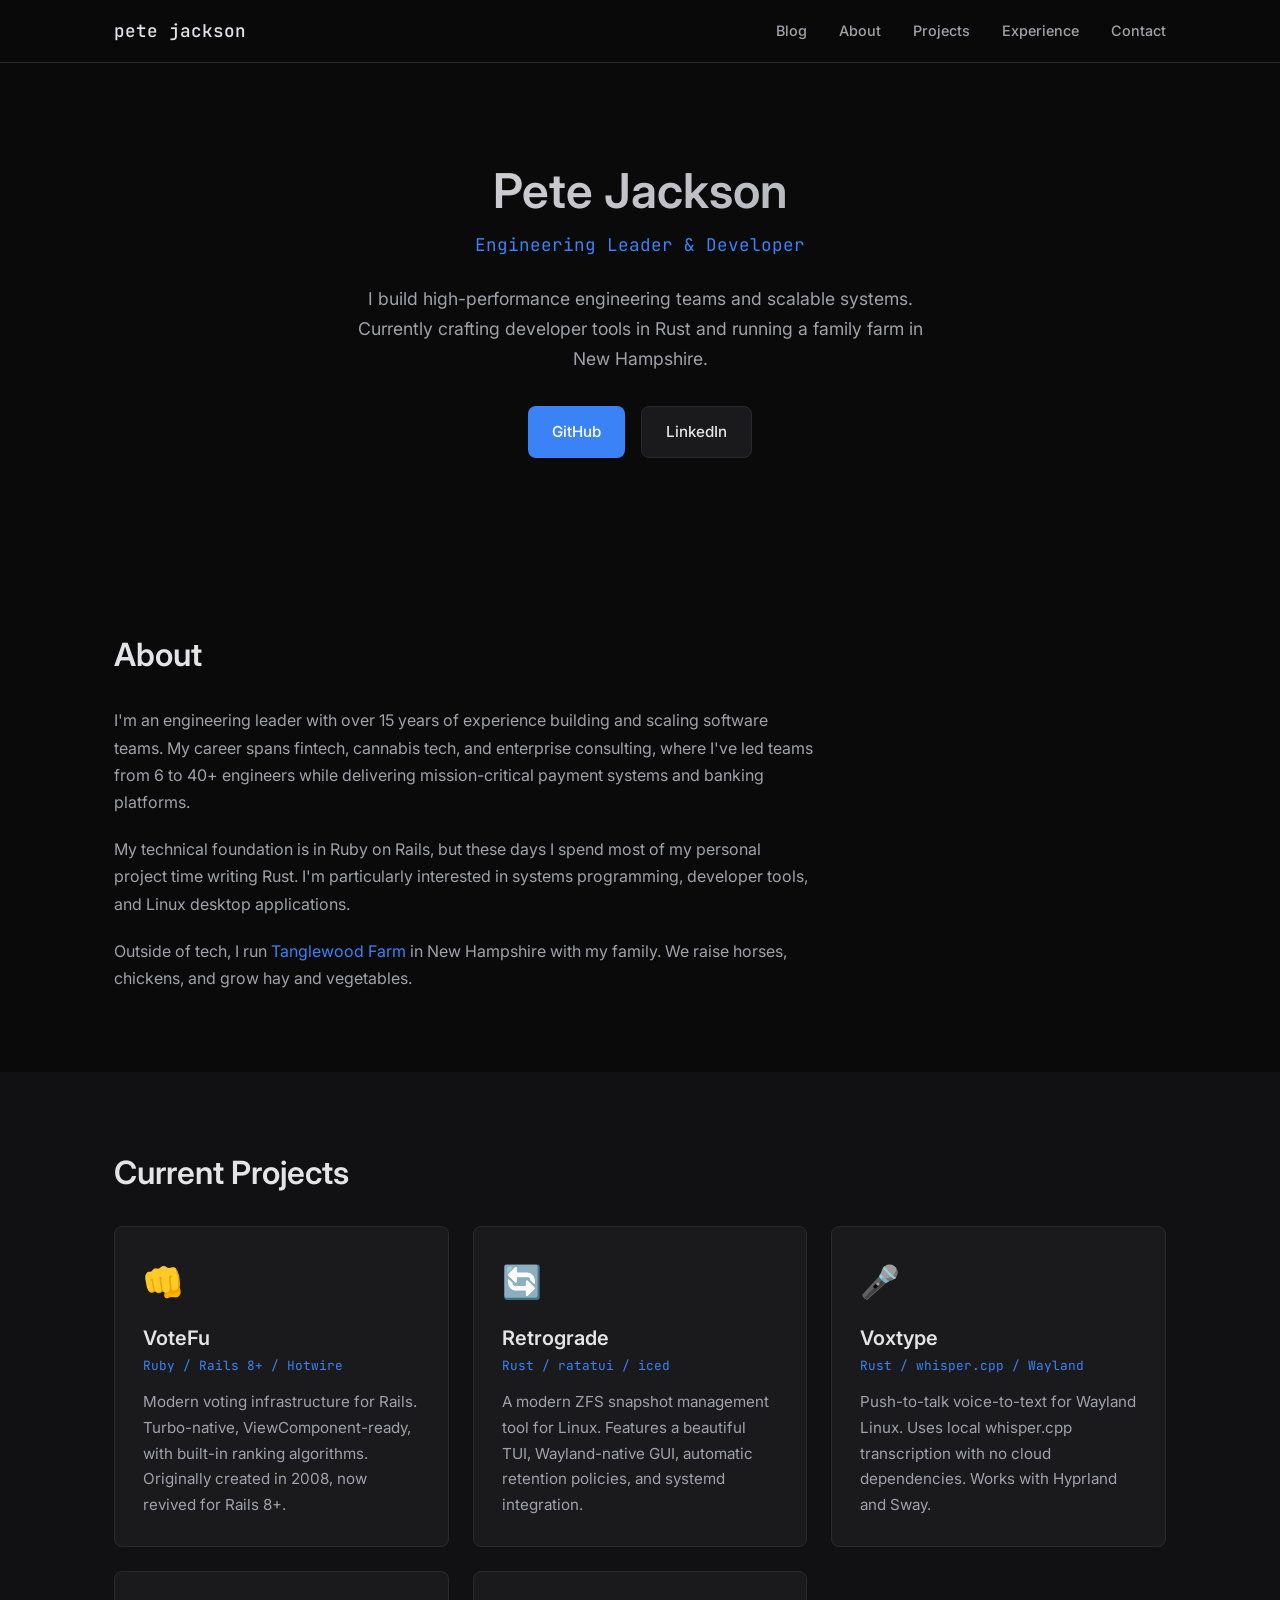
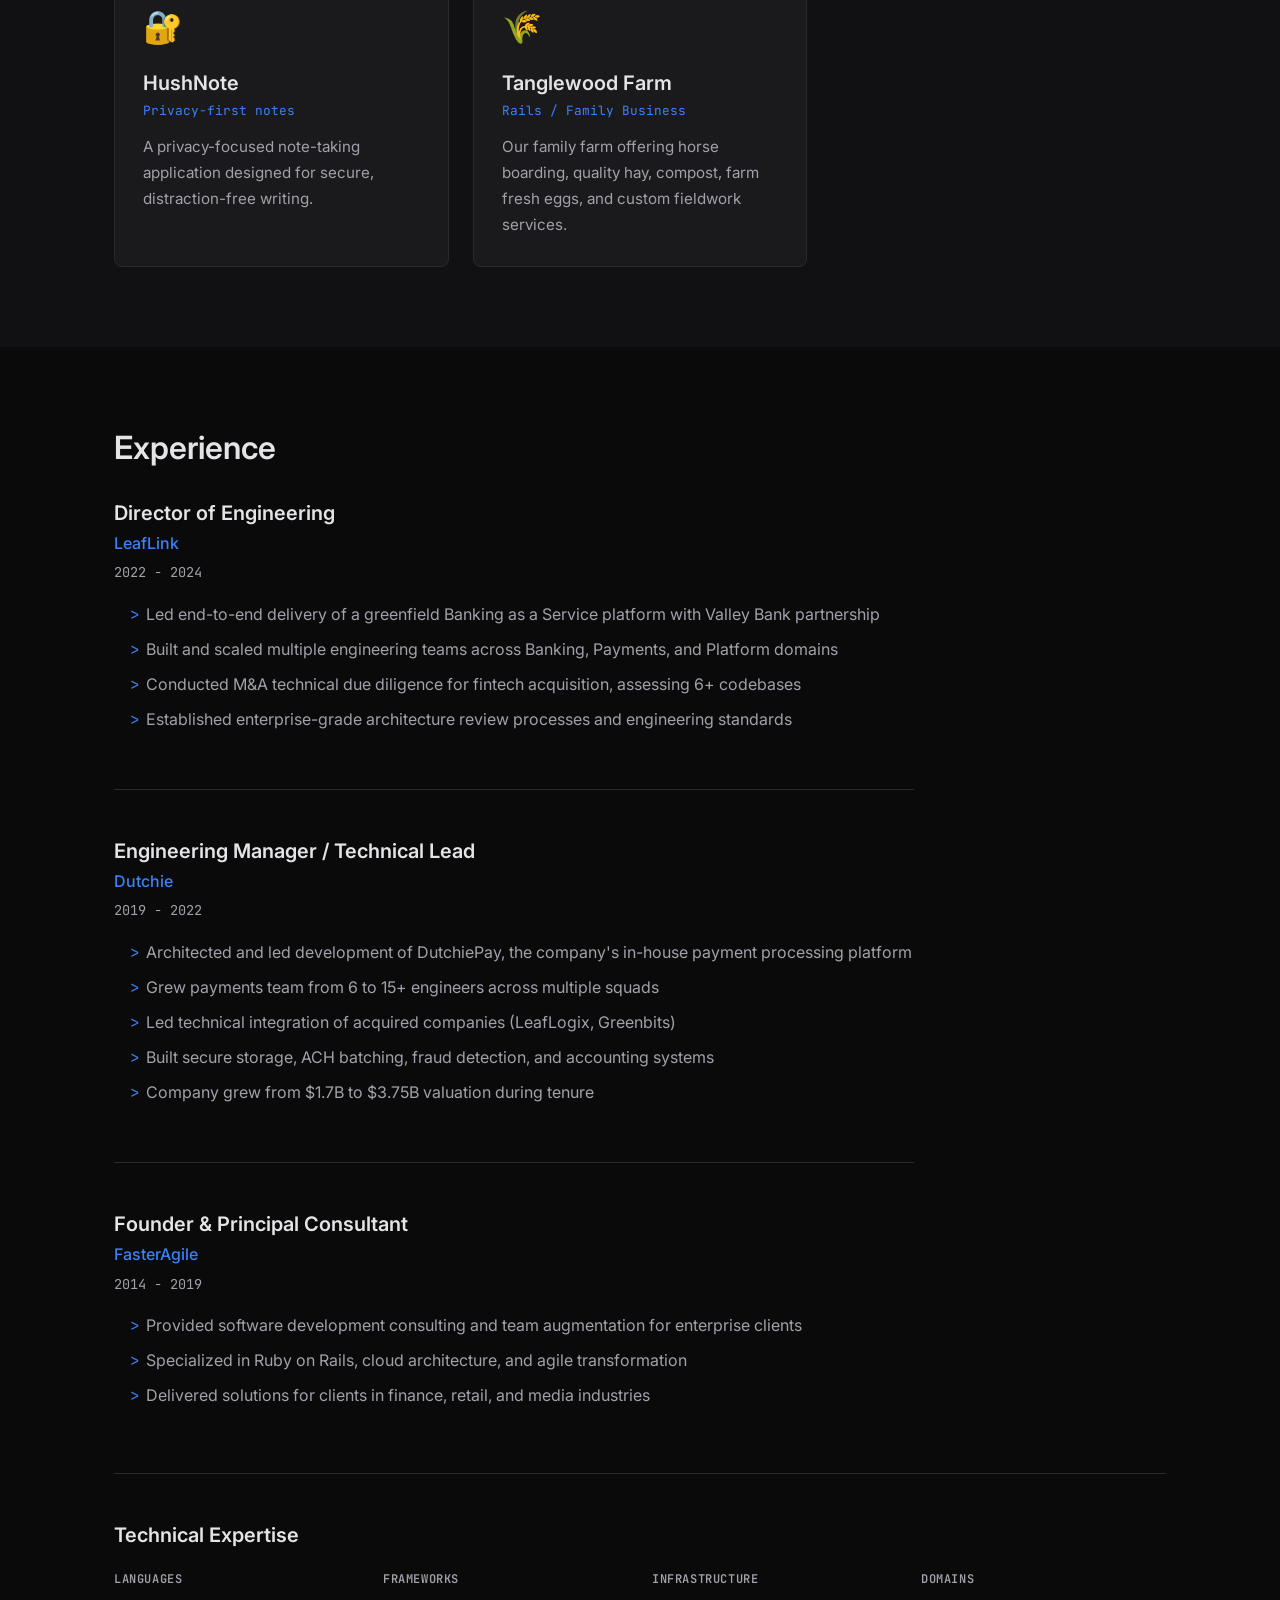
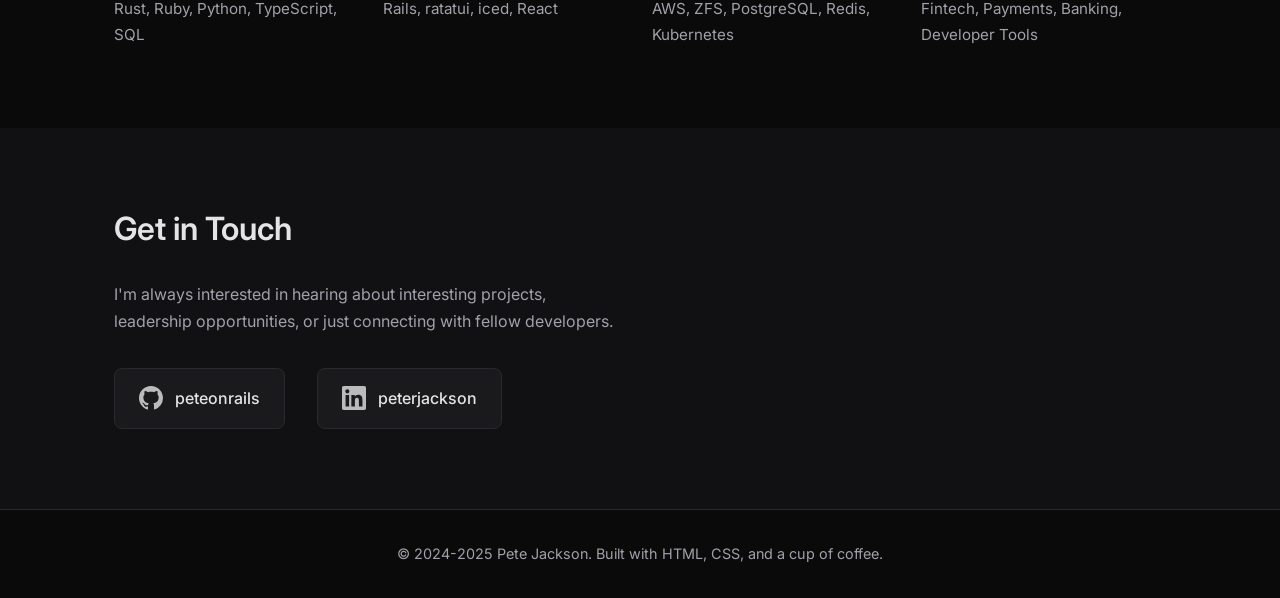
<file: index.html>
<!DOCTYPE html>
<html lang="en">
<head>
    <meta charset="UTF-8">
    <meta name="viewport" content="width=device-width, initial-scale=1.0">
    <title>Pete Jackson - Engineering Leader & Developer</title>
    <meta name="description" content="Engineering leader with 15+ years building high-performance teams and scalable systems. Currently building developer tools in Rust.">
    <link rel="stylesheet" href="style.css">
    <link rel="preconnect" href="https://fonts.googleapis.com">
    <link rel="preconnect" href="https://fonts.gstatic.com" crossorigin>
    <link href="https://fonts.googleapis.com/css2?family=Inter:wght@400;500;600;700&family=JetBrains+Mono:wght@400;500&display=swap" rel="stylesheet">
</head>
<body>
    <nav class="nav">
        <div class="nav-container">
            <a href="#" class="nav-logo">pete jackson</a>
            <div class="nav-links">
                <a href="/blog/">Blog</a>
                <a href="#about">About</a>
                <a href="#projects">Projects</a>
                <a href="#experience">Experience</a>
                <a href="#contact">Contact</a>
            </div>
        </div>
    </nav>

    <header class="hero">
        <div class="container">
            <h1>Pete Jackson</h1>
            <p class="hero-subtitle">Engineering Leader & Developer</p>
            <p class="hero-description">
                I build high-performance engineering teams and scalable systems.
                Currently crafting developer tools in Rust and running a family farm in New Hampshire.
            </p>
            <div class="hero-links">
                <a href="https://github.com/peteonrails" class="btn btn-primary" target="_blank" rel="noopener">GitHub</a>
                <a href="https://linkedin.com/in/peterjackson" class="btn btn-secondary" target="_blank" rel="noopener">LinkedIn</a>
            </div>
        </div>
    </header>

    <section id="about" class="section">
        <div class="container">
            <h2>About</h2>
            <div class="about-content">
                <p>
                    I'm an engineering leader with over 15 years of experience building and scaling
                    software teams. My career spans fintech, cannabis tech, and enterprise consulting,
                    where I've led teams from 6 to 40+ engineers while delivering mission-critical
                    payment systems and banking platforms.
                </p>
                <p>
                    My technical foundation is in Ruby on Rails, but these days I spend most of my
                    personal project time writing Rust. I'm particularly interested in systems
                    programming, developer tools, and Linux desktop applications.
                </p>
                <p>
                    Outside of tech, I run <a href="https://tanglewoodfarmnh.com" target="_blank" rel="noopener">Tanglewood Farm</a>
                    in New Hampshire with my family. We raise horses, chickens, and grow hay and vegetables.
                </p>
            </div>
        </div>
    </section>

    <section id="projects" class="section section-alt">
        <div class="container">
            <h2>Current Projects</h2>
            <div class="projects-grid">
                <a href="https://votefu.dev" class="project-card" target="_blank" rel="noopener">
                    <div class="project-icon">&#x1F44A;</div>
                    <h3>VoteFu</h3>
                    <p class="project-tech">Ruby / Rails 8+ / Hotwire</p>
                    <p>
                        Modern voting infrastructure for Rails. Turbo-native, ViewComponent-ready,
                        with built-in ranking algorithms. Originally created in 2008, now revived for Rails 8+.
                    </p>
                </a>

                <a href="https://retrograde.info" class="project-card" target="_blank" rel="noopener">
                    <div class="project-icon">&#x1F504;</div>
                    <h3>Retrograde</h3>
                    <p class="project-tech">Rust / ratatui / iced</p>
                    <p>
                        A modern ZFS snapshot management tool for Linux. Features a beautiful TUI,
                        Wayland-native GUI, automatic retention policies, and systemd integration.
                    </p>
                </a>

                <a href="https://voxtype.io" class="project-card" target="_blank" rel="noopener">
                    <div class="project-icon">&#x1F3A4;</div>
                    <h3>Voxtype</h3>
                    <p class="project-tech">Rust / whisper.cpp / Wayland</p>
                    <p>
                        Push-to-talk voice-to-text for Wayland Linux. Uses local whisper.cpp
                        transcription with no cloud dependencies. Works with Hyprland and Sway.
                    </p>
                </a>

                <a href="https://hushnote.dev" class="project-card" target="_blank" rel="noopener">
                    <div class="project-icon">&#x1F510;</div>
                    <h3>HushNote</h3>
                    <p class="project-tech">Privacy-first notes</p>
                    <p>
                        A privacy-focused note-taking application designed for secure,
                        distraction-free writing.
                    </p>
                </a>

                <a href="https://tanglewoodfarmnh.com" class="project-card" target="_blank" rel="noopener">
                    <div class="project-icon">&#x1F33E;</div>
                    <h3>Tanglewood Farm</h3>
                    <p class="project-tech">Rails / Family Business</p>
                    <p>
                        Our family farm offering horse boarding, quality hay, compost,
                        farm fresh eggs, and custom fieldwork services.
                    </p>
                </a>
            </div>
        </div>
    </section>

    <section id="experience" class="section">
        <div class="container">
            <h2>Experience</h2>

            <div class="experience-list">
                <div class="experience-item">
                    <div class="experience-header">
                        <h3>Director of Engineering</h3>
                        <span class="experience-company">LeafLink</span>
                        <span class="experience-date">2022 - 2024</span>
                    </div>
                    <ul class="experience-details">
                        <li>Led end-to-end delivery of a greenfield Banking as a Service platform with Valley Bank partnership</li>
                        <li>Built and scaled multiple engineering teams across Banking, Payments, and Platform domains</li>
                        <li>Conducted M&A technical due diligence for fintech acquisition, assessing 6+ codebases</li>
                        <li>Established enterprise-grade architecture review processes and engineering standards</li>
                    </ul>
                </div>

                <div class="experience-item">
                    <div class="experience-header">
                        <h3>Engineering Manager / Technical Lead</h3>
                        <span class="experience-company">Dutchie</span>
                        <span class="experience-date">2019 - 2022</span>
                    </div>
                    <ul class="experience-details">
                        <li>Architected and led development of DutchiePay, the company's in-house payment processing platform</li>
                        <li>Grew payments team from 6 to 15+ engineers across multiple squads</li>
                        <li>Led technical integration of acquired companies (LeafLogix, Greenbits)</li>
                        <li>Built secure storage, ACH batching, fraud detection, and accounting systems</li>
                        <li>Company grew from $1.7B to $3.75B valuation during tenure</li>
                    </ul>
                </div>

                <div class="experience-item">
                    <div class="experience-header">
                        <h3>Founder & Principal Consultant</h3>
                        <span class="experience-company"><a href="https://fasteragile.com" target="_blank" rel="noopener">FasterAgile</a></span>
                        <span class="experience-date">2014 - 2019</span>
                    </div>
                    <ul class="experience-details">
                        <li>Provided software development consulting and team augmentation for enterprise clients</li>
                        <li>Specialized in Ruby on Rails, cloud architecture, and agile transformation</li>
                        <li>Delivered solutions for clients in finance, retail, and media industries</li>
                    </ul>
                </div>
            </div>

            <div class="skills-section">
                <h3>Technical Expertise</h3>
                <div class="skills-grid">
                    <div class="skill-category">
                        <h4>Languages</h4>
                        <p>Rust, Ruby, Python, TypeScript, SQL</p>
                    </div>
                    <div class="skill-category">
                        <h4>Frameworks</h4>
                        <p>Rails, ratatui, iced, React</p>
                    </div>
                    <div class="skill-category">
                        <h4>Infrastructure</h4>
                        <p>AWS, ZFS, PostgreSQL, Redis, Kubernetes</p>
                    </div>
                    <div class="skill-category">
                        <h4>Domains</h4>
                        <p>Fintech, Payments, Banking, Developer Tools</p>
                    </div>
                </div>
            </div>
        </div>
    </section>

    <section id="contact" class="section section-alt">
        <div class="container">
            <h2>Get in Touch</h2>
            <p class="contact-intro">
                I'm always interested in hearing about interesting projects,
                leadership opportunities, or just connecting with fellow developers.
            </p>
            <div class="contact-links">
                <a href="https://github.com/peteonrails" target="_blank" rel="noopener">
                    <svg viewBox="0 0 24 24" width="24" height="24" fill="currentColor">
                        <path d="M12 0C5.37 0 0 5.37 0 12c0 5.31 3.435 9.795 8.205 11.385.6.105.825-.255.825-.57 0-.285-.015-1.23-.015-2.235-3.015.555-3.795-.735-4.035-1.41-.135-.345-.72-1.41-1.23-1.695-.42-.225-1.02-.78-.015-.795.945-.015 1.62.87 1.845 1.23 1.08 1.815 2.805 1.305 3.495.99.105-.78.42-1.305.765-1.605-2.67-.3-5.46-1.335-5.46-5.925 0-1.305.465-2.385 1.23-3.225-.12-.3-.54-1.53.12-3.18 0 0 1.005-.315 3.3 1.23.96-.27 1.98-.405 3-.405s2.04.135 3 .405c2.295-1.56 3.3-1.23 3.3-1.23.66 1.65.24 2.88.12 3.18.765.84 1.23 1.905 1.23 3.225 0 4.605-2.805 5.625-5.475 5.925.435.375.81 1.095.81 2.22 0 1.605-.015 2.895-.015 3.3 0 .315.225.69.825.57A12.02 12.02 0 0024 12c0-6.63-5.37-12-12-12z"/>
                    </svg>
                    peteonrails
                </a>
                <a href="https://linkedin.com/in/peterjackson" target="_blank" rel="noopener">
                    <svg viewBox="0 0 24 24" width="24" height="24" fill="currentColor">
                        <path d="M20.447 20.452h-3.554v-5.569c0-1.328-.027-3.037-1.852-3.037-1.853 0-2.136 1.445-2.136 2.939v5.667H9.351V9h3.414v1.561h.046c.477-.9 1.637-1.85 3.37-1.85 3.601 0 4.267 2.37 4.267 5.455v6.286zM5.337 7.433c-1.144 0-2.063-.926-2.063-2.065 0-1.138.92-2.063 2.063-2.063 1.14 0 2.064.925 2.064 2.063 0 1.139-.925 2.065-2.064 2.065zm1.782 13.019H3.555V9h3.564v11.452zM22.225 0H1.771C.792 0 0 .774 0 1.729v20.542C0 23.227.792 24 1.771 24h20.451C23.2 24 24 23.227 24 22.271V1.729C24 .774 23.2 0 22.222 0h.003z"/>
                    </svg>
                    peterjackson
                </a>
            </div>
        </div>
    </section>

    <footer class="footer">
        <div class="container">
            <p>&copy; 2024-2025 Pete Jackson. Built with HTML, CSS, and a cup of coffee.</p>
        </div>
    </footer>
</body>
</html>
</file>
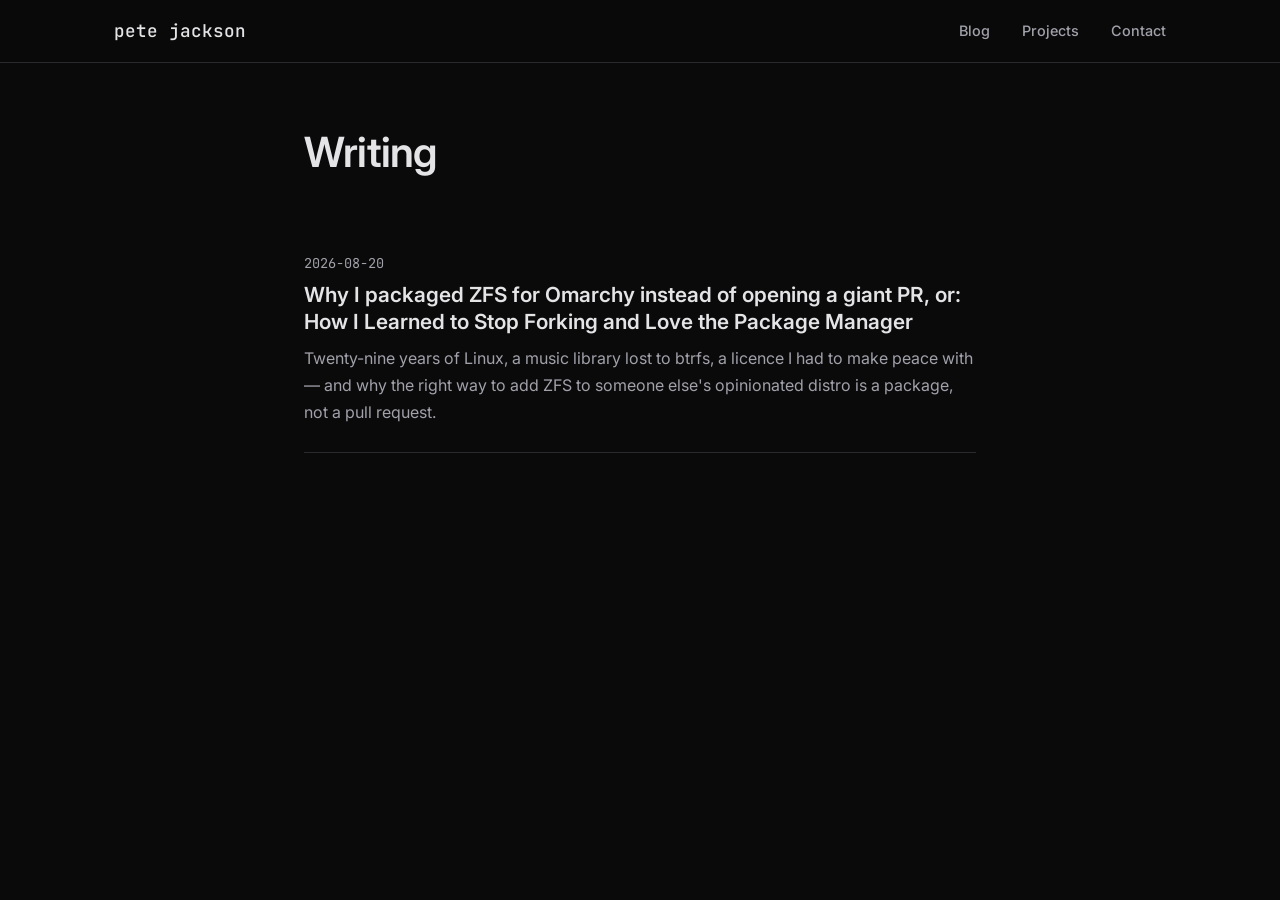
<file: blog/index.html>
<!DOCTYPE html>
<html lang="en">
<head>
    <meta charset="UTF-8">
    <meta name="viewport" content="width=device-width, initial-scale=1.0">
    <title>Writing | Pete Jackson</title>
    <meta name="description" content="Notes on engineering, storage, Linux and the tools I build.">
    <link rel="stylesheet" href="/style.css">
    <link rel="stylesheet" href="/blog/blog.css">
    <link rel="preconnect" href="https://fonts.googleapis.com">
    <link rel="preconnect" href="https://fonts.gstatic.com" crossorigin>
    <link href="https://fonts.googleapis.com/css2?family=Inter:wght@400;500;600;700&family=JetBrains+Mono:wght@400;500&display=swap" rel="stylesheet">
</head>
<body>
    <nav class="nav">
        <div class="nav-container">
            <a href="/" class="nav-logo">pete jackson</a>
            <div class="nav-links">
                <a href="/blog/">Blog</a>
                <a href="/#projects">Projects</a>
                <a href="/#contact">Contact</a>
            </div>
        </div>
    </nav>

    <main class="post">
        <div class="post-container">
            <header class="post-header">
                <h1>Writing</h1>
            </header>

            <ul class="post-list">
                <li>
                    <p class="post-date">2026-08-20</p>
                    <h2><a href="/blog/why-i-packaged-zfs-for-omarchy">Why I packaged ZFS for Omarchy instead of opening a giant PR, or: How I Learned to Stop Forking and Love the Package Manager</a></h2>
                    <p>Twenty-nine years of Linux, a music library lost to btrfs, a licence I had to make peace with &mdash; and why the right way to add ZFS to someone else's opinionated distro is a package, not a pull request.</p>
                </li>
            </ul>
        </div>
    </main>
</body>
</html>
</file>
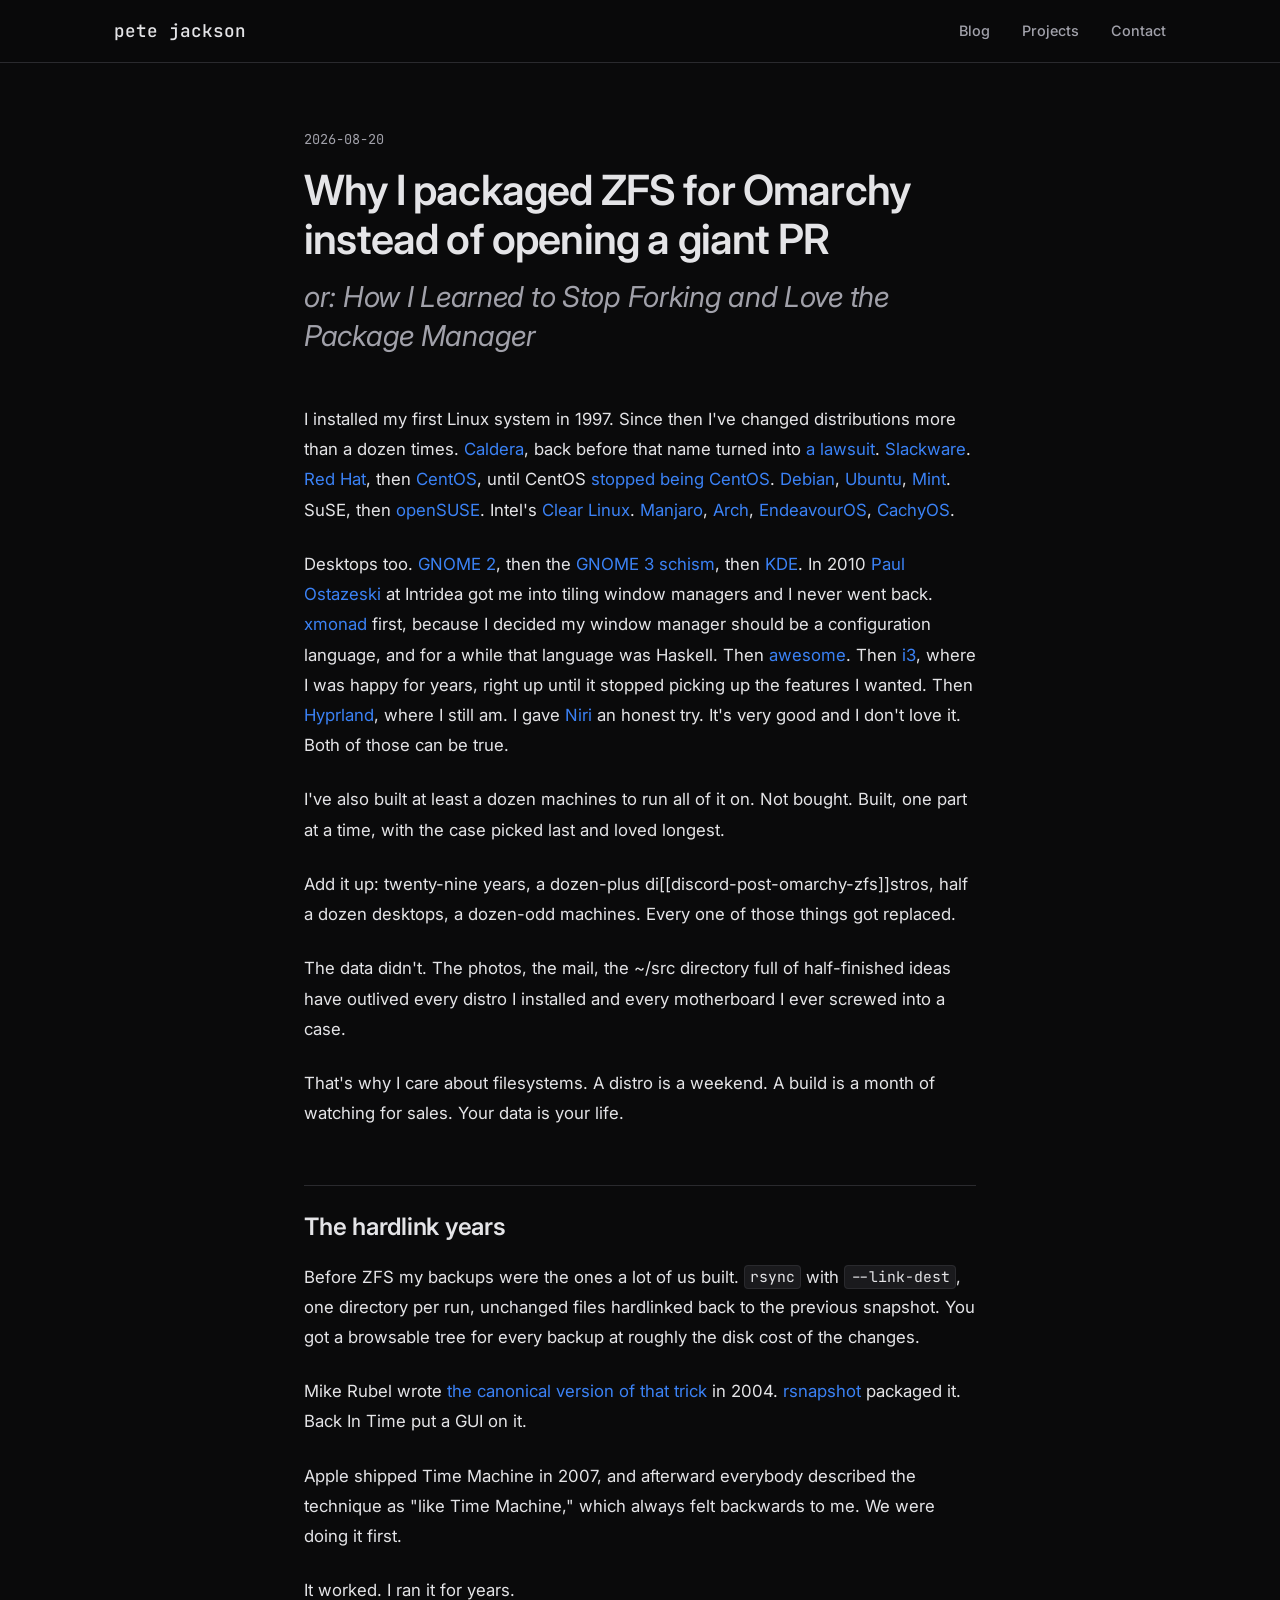
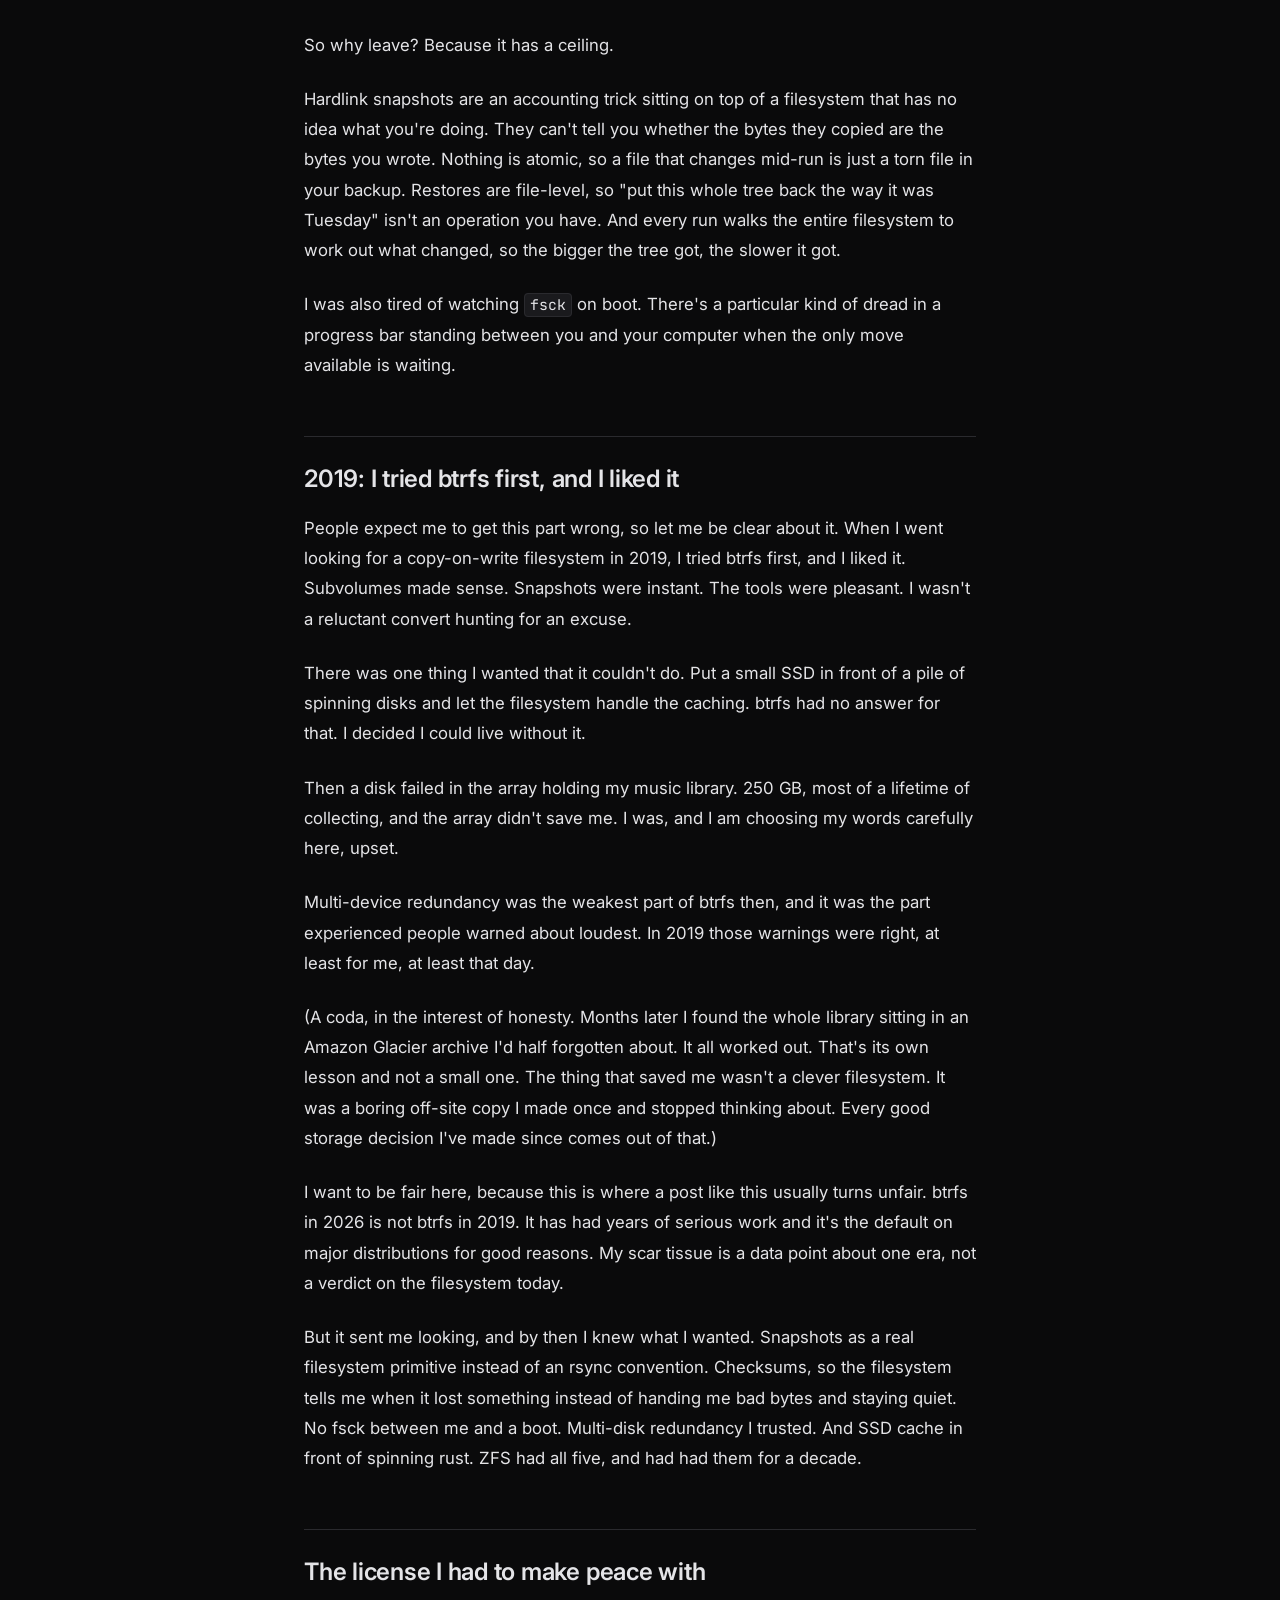
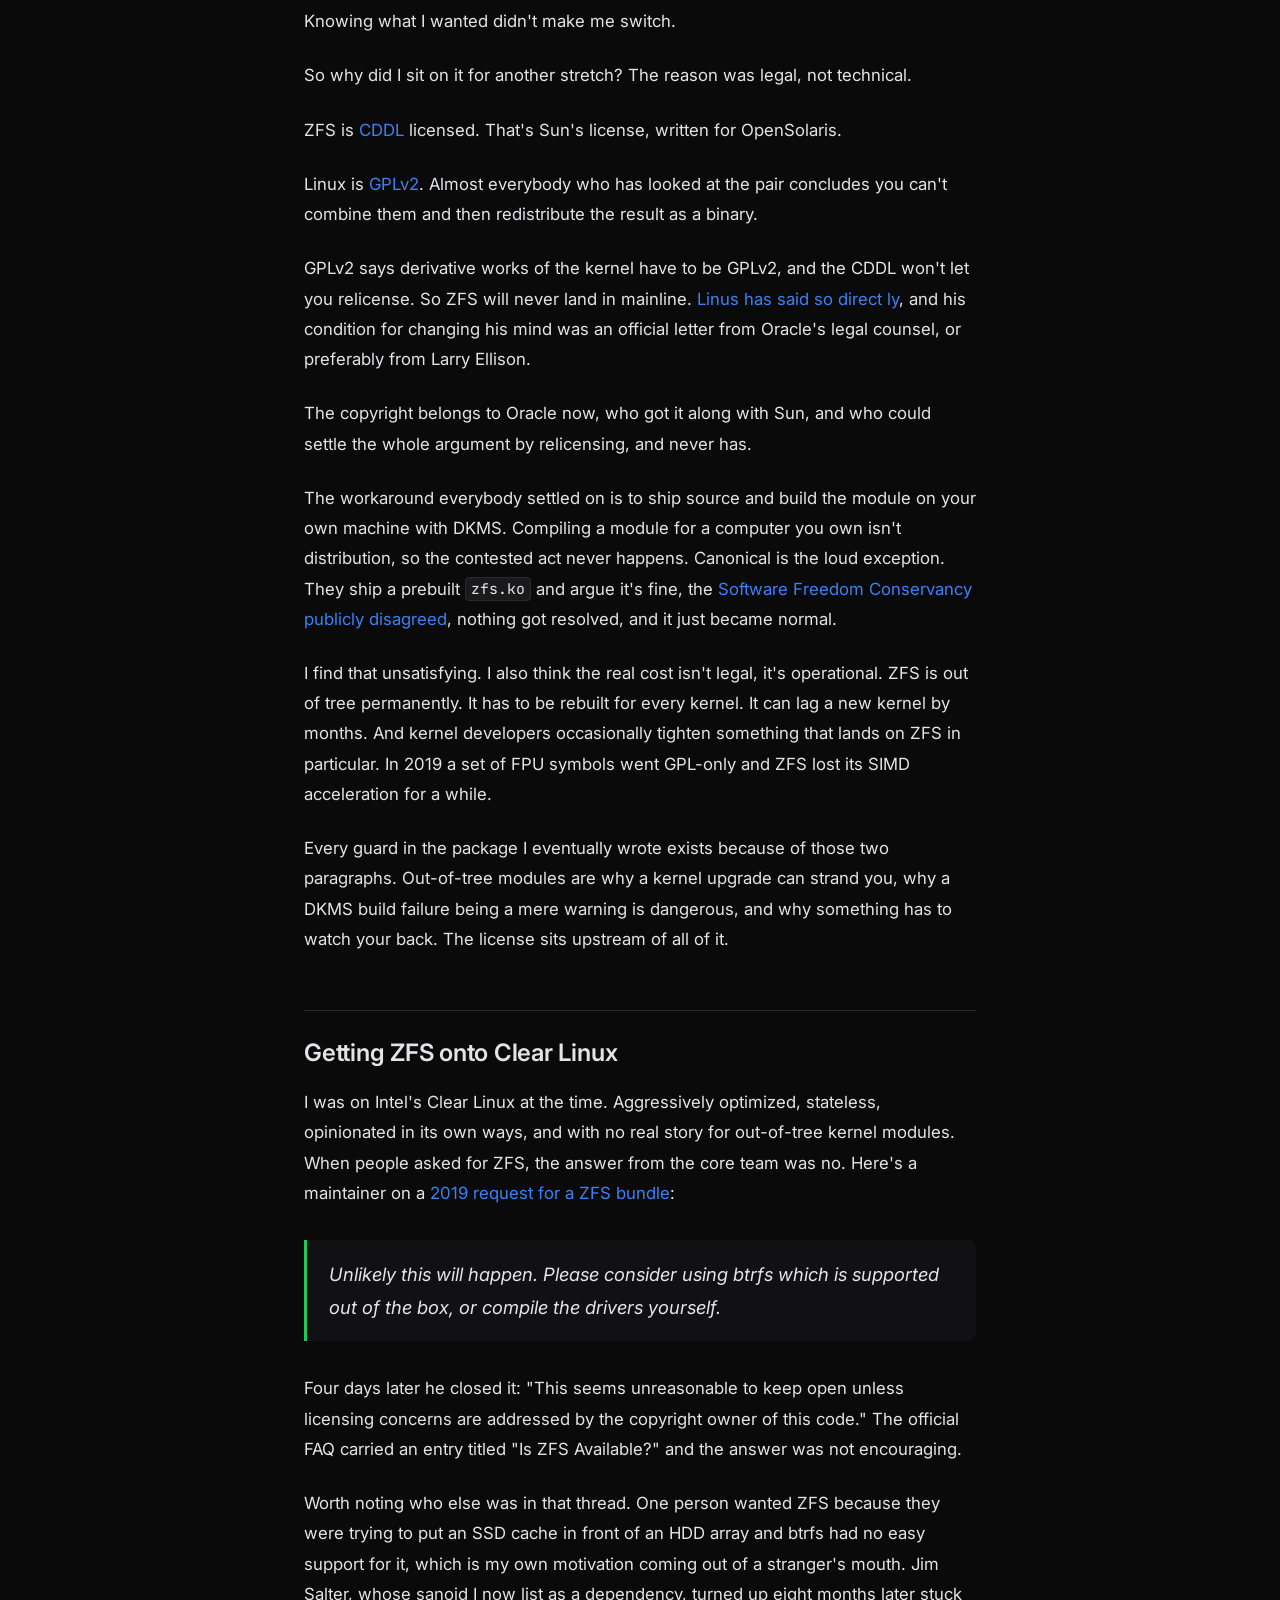
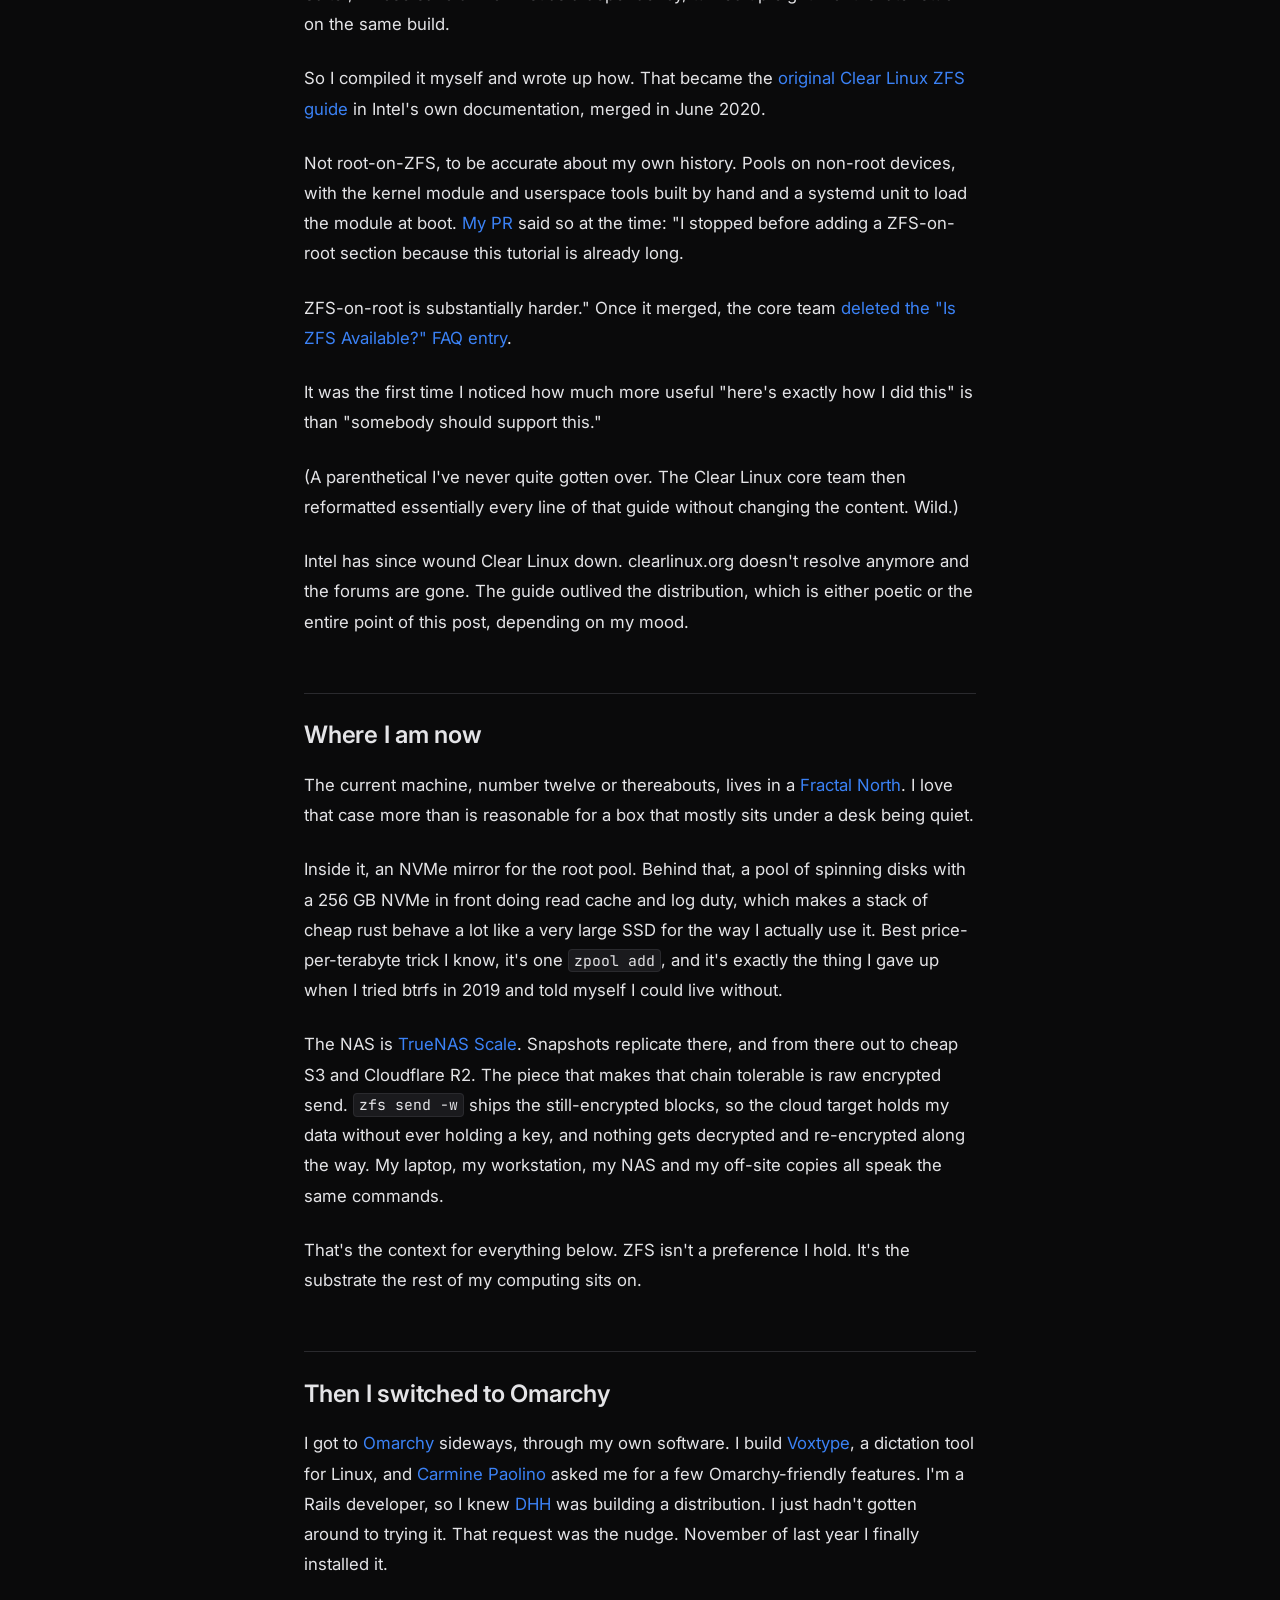
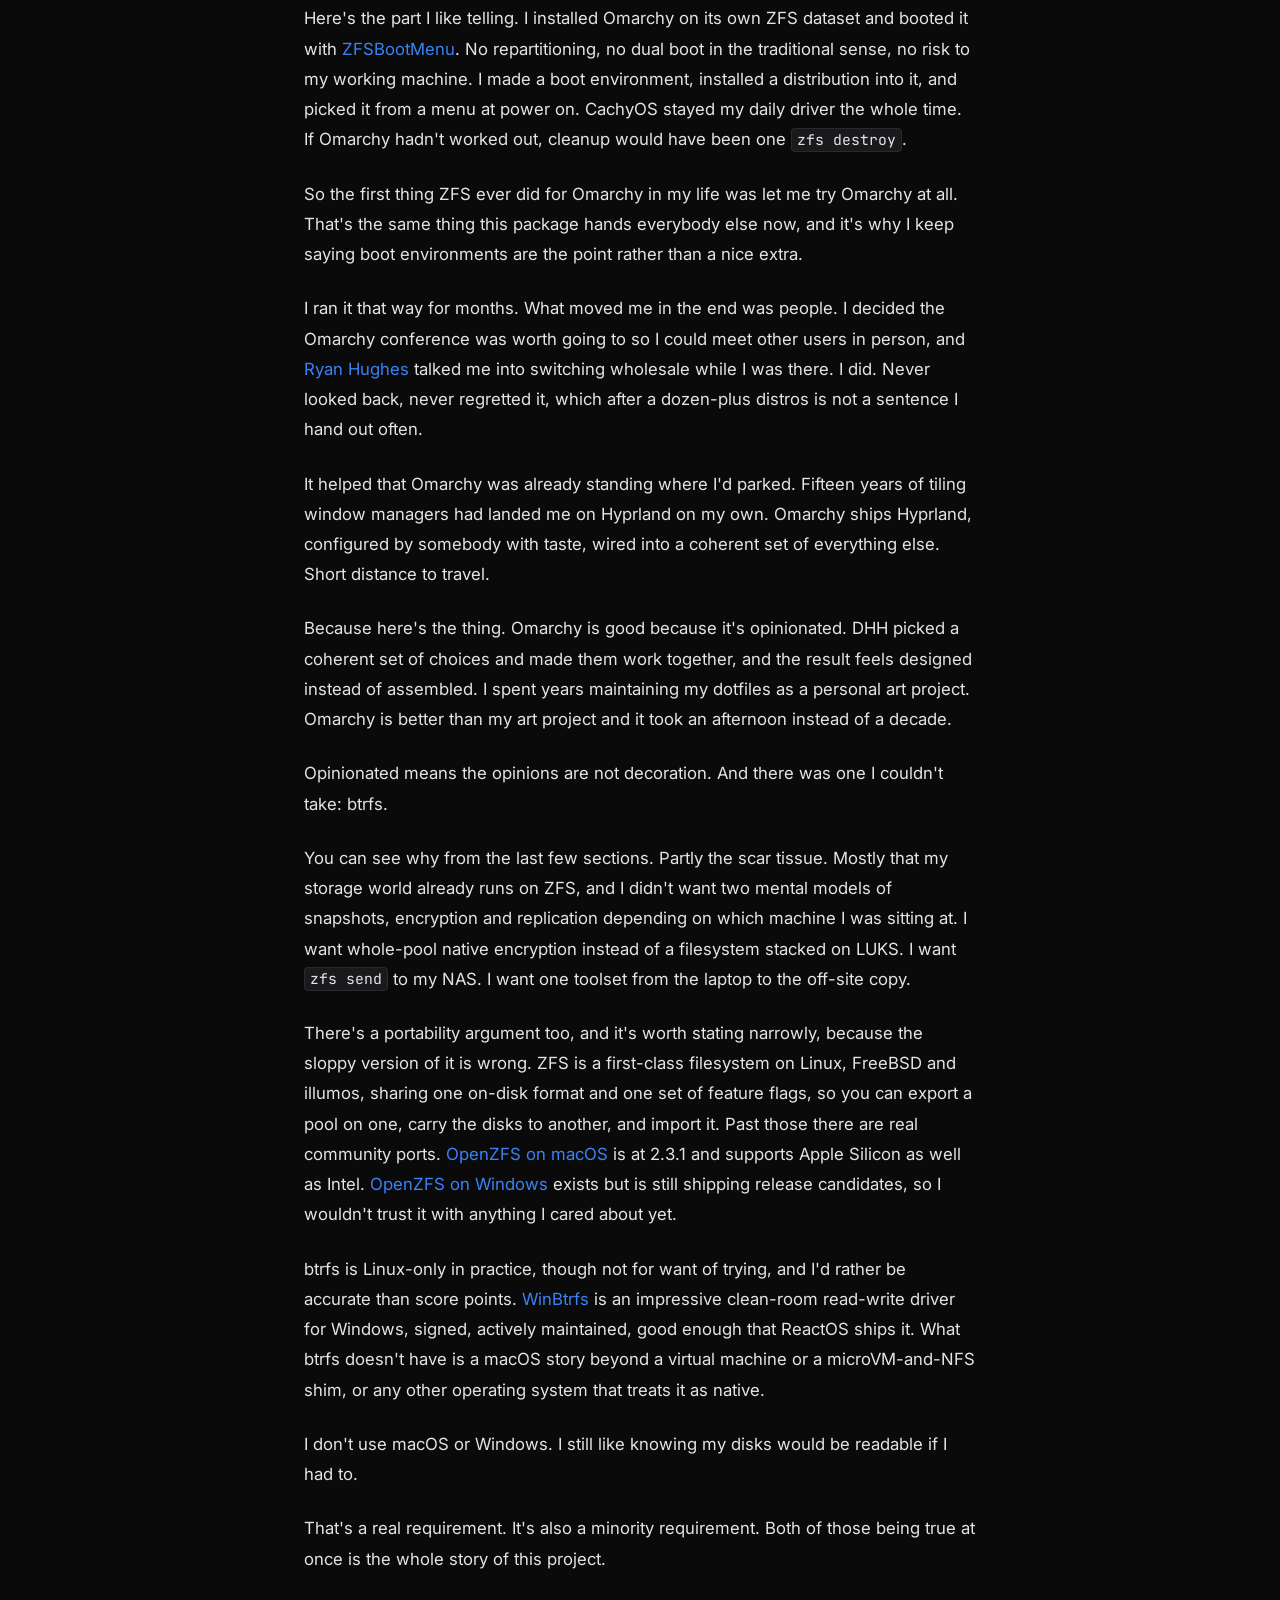
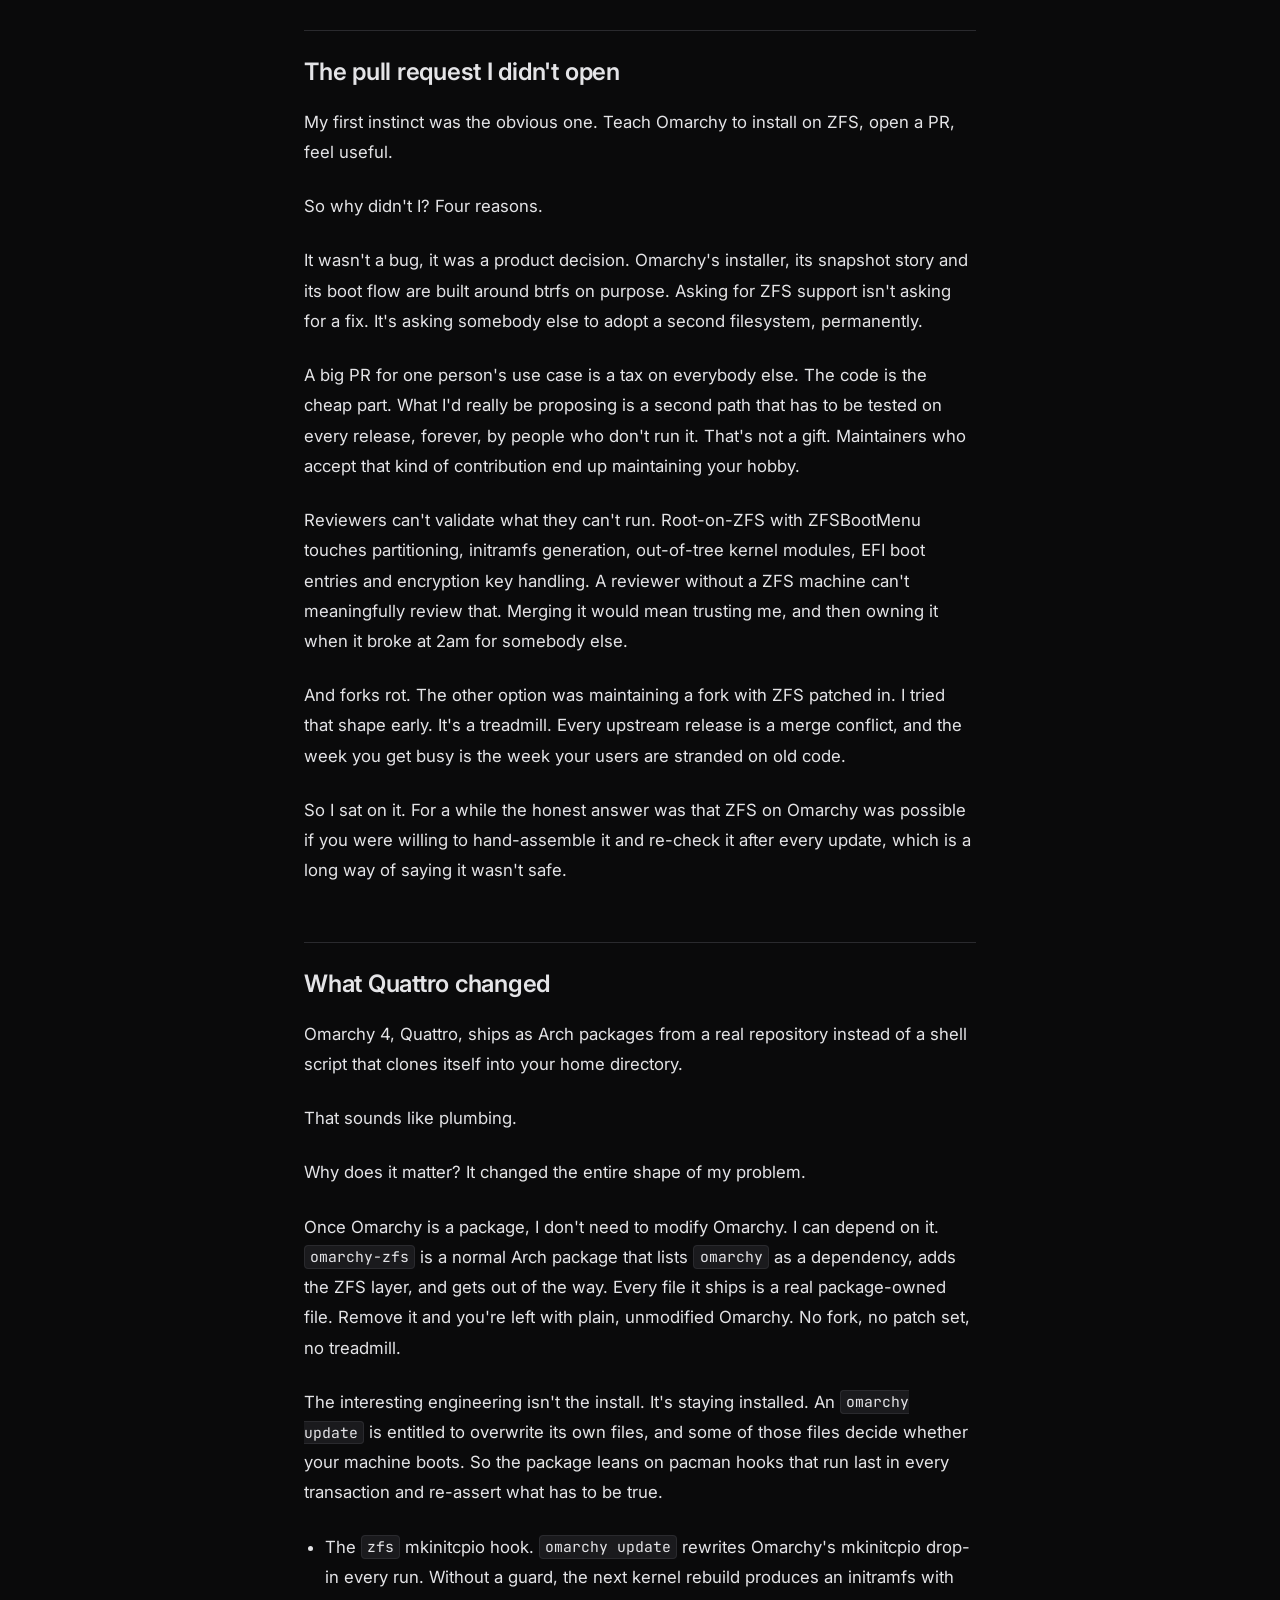
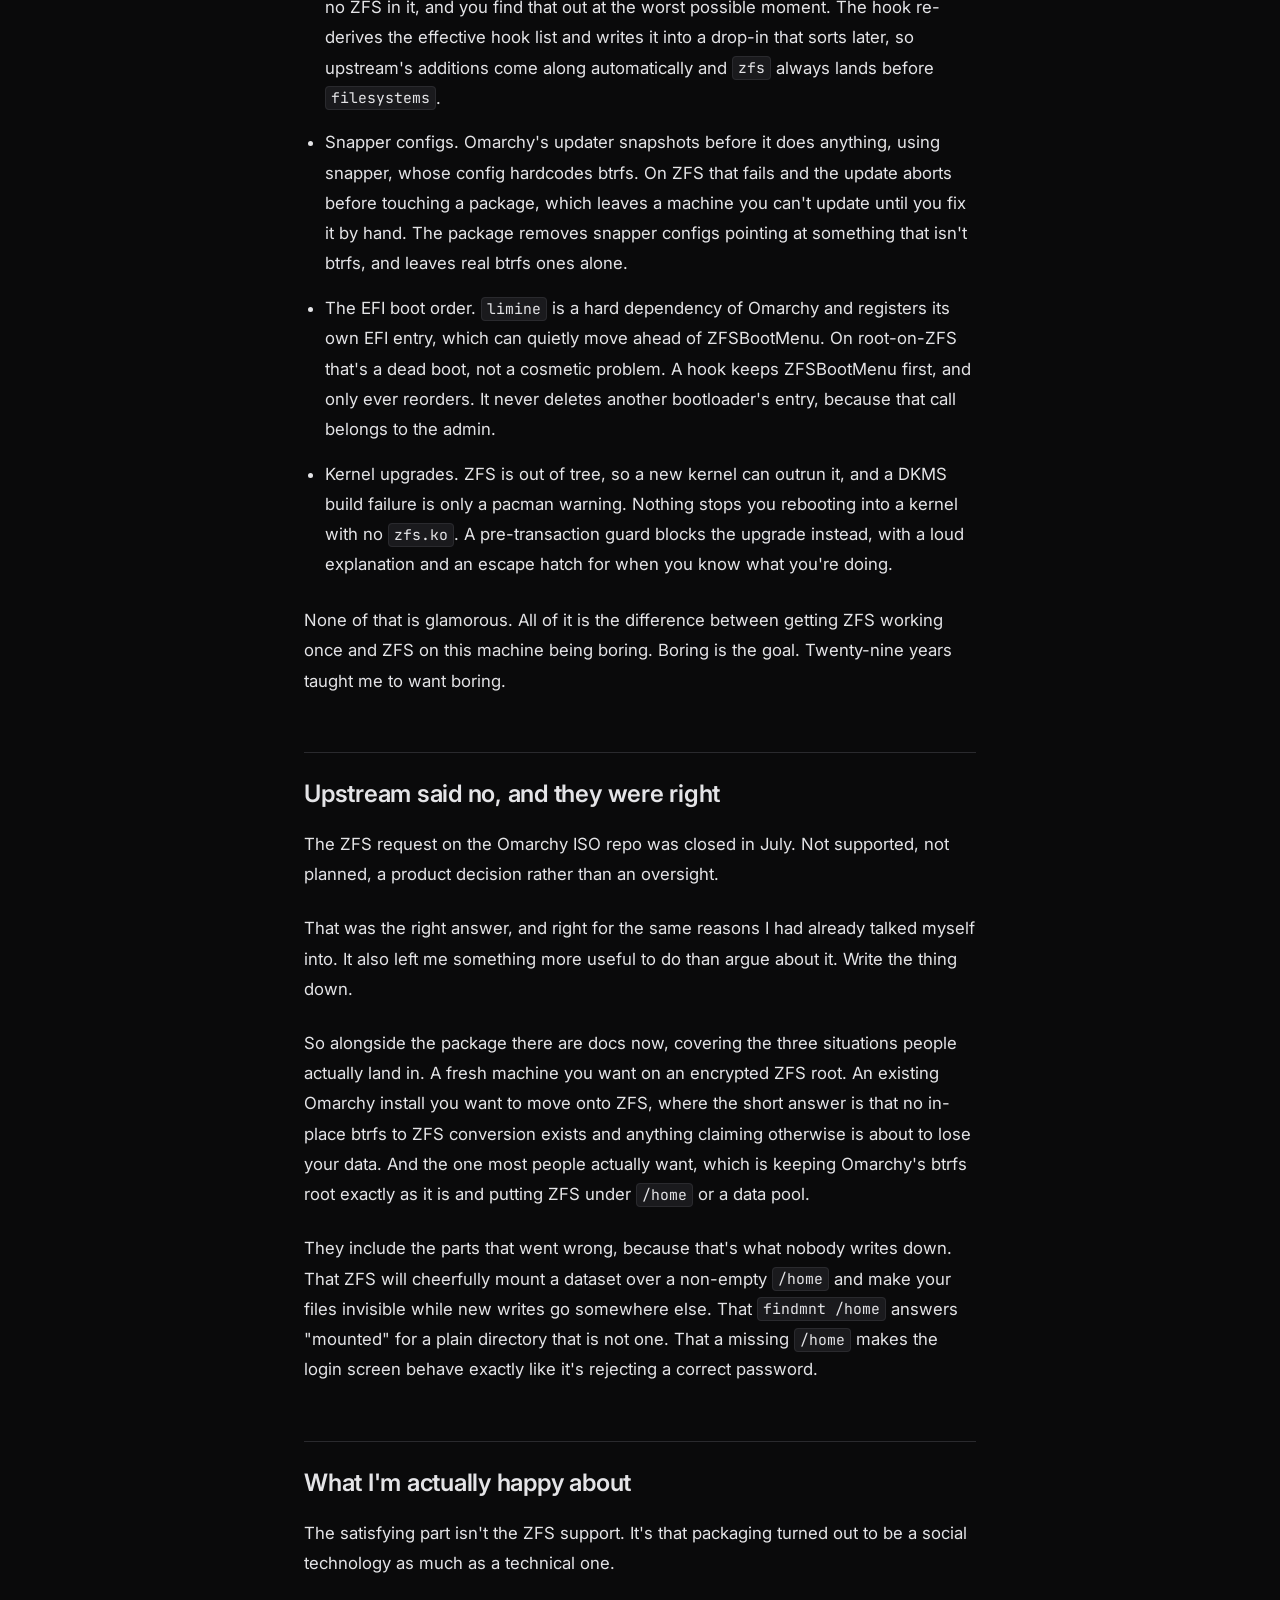
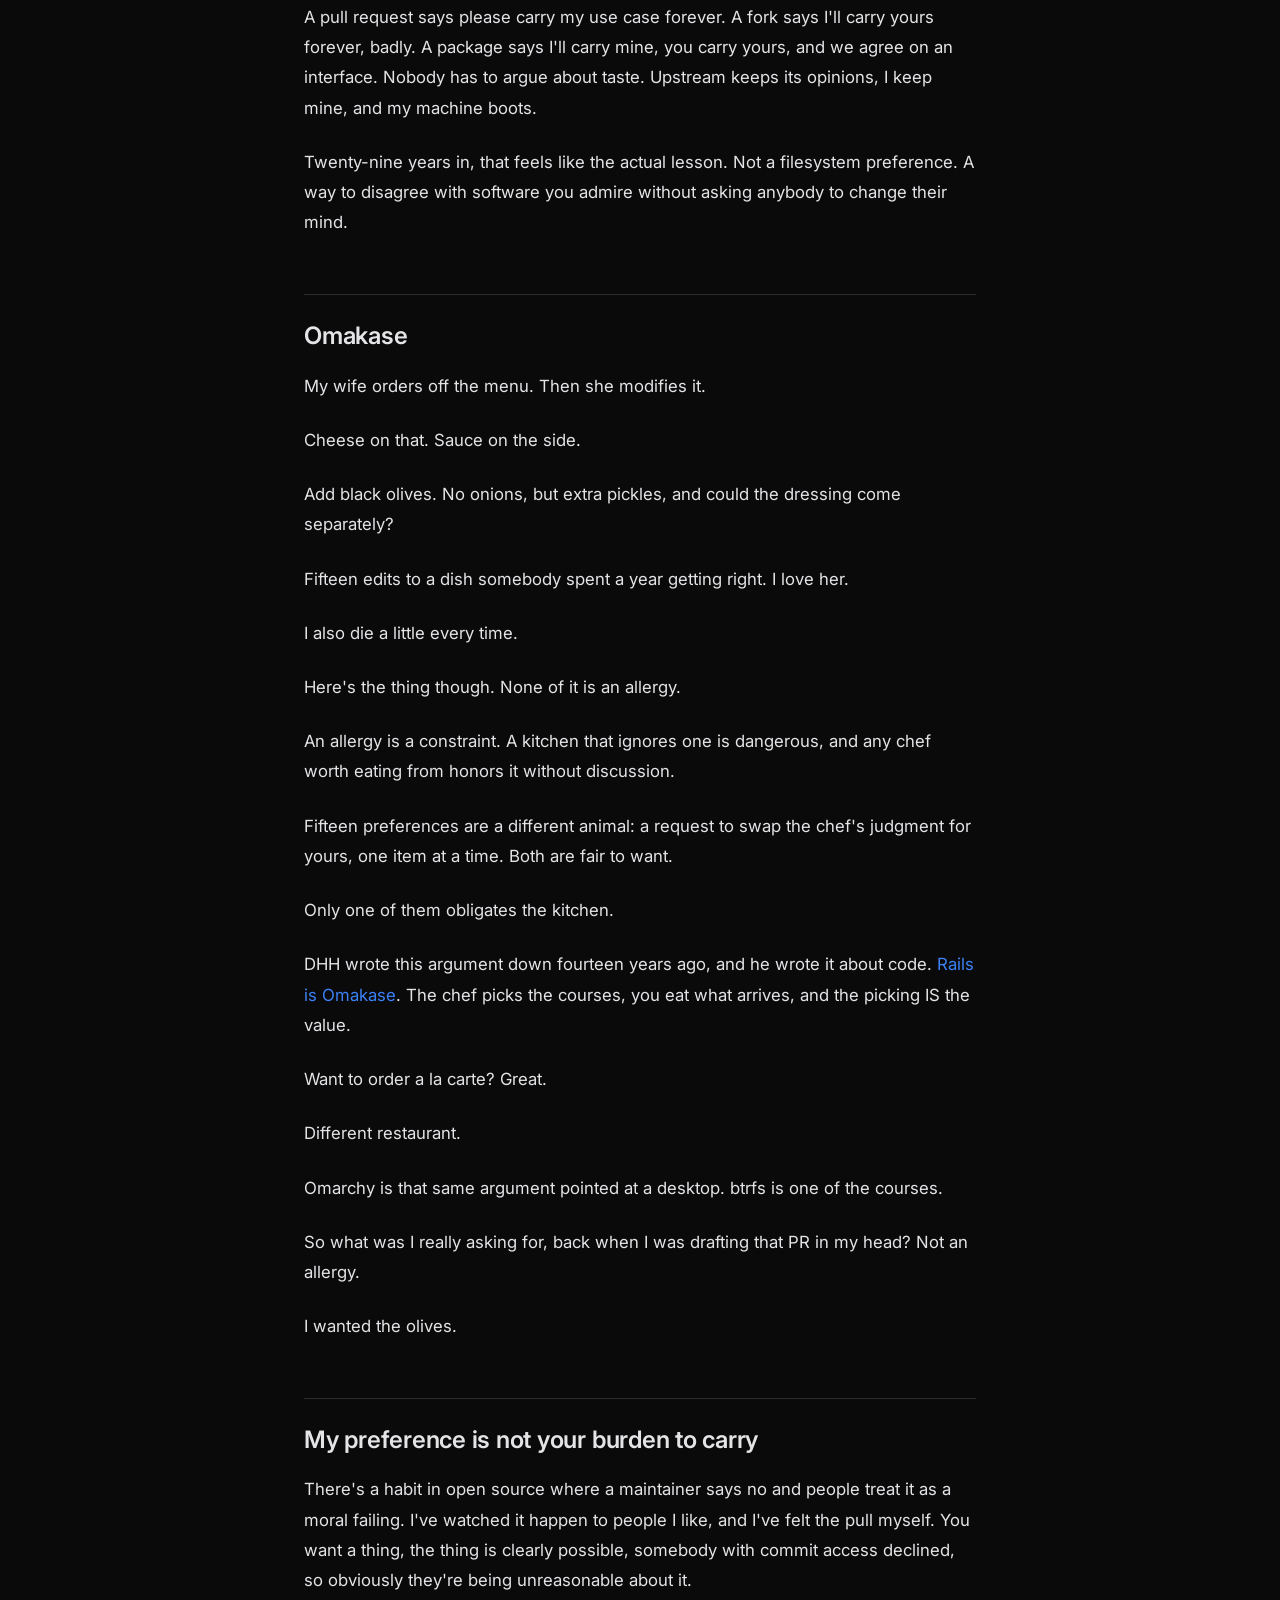
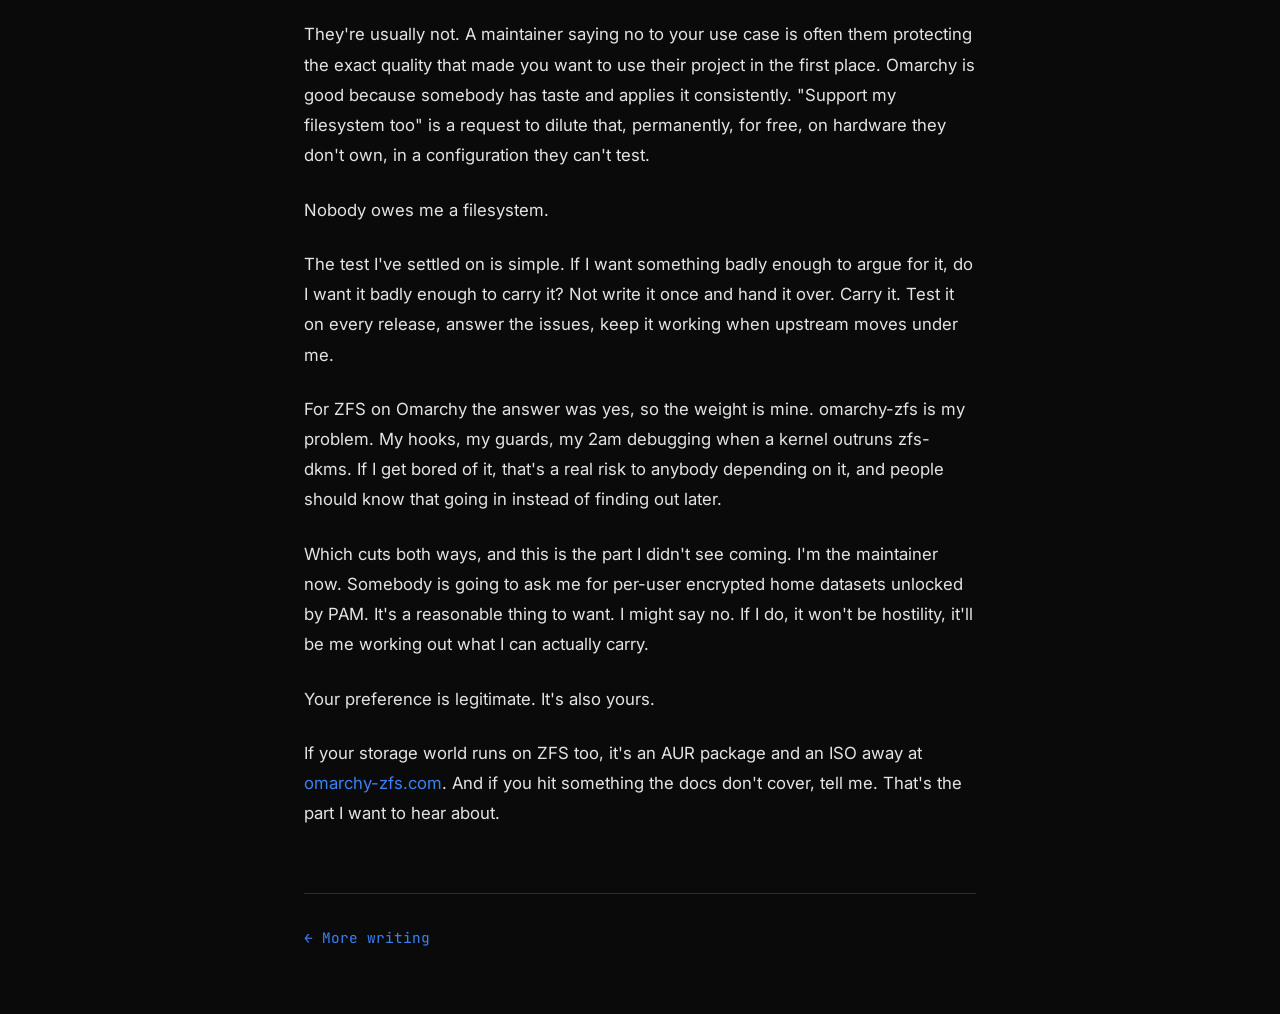
<file: blog/why-i-packaged-zfs-for-omarchy.html>
<!DOCTYPE html>
<html lang="en">
<head>
    <meta charset="UTF-8">
    <meta name="viewport" content="width=device-width, initial-scale=1.0">
    <title>Why I packaged ZFS for Omarchy instead of opening a giant PR, or: How I Learned to Stop Forking and Love the Package Manager | Pete Jackson</title>
    <meta name="description" content="I&#x27;ve been running Linux since 1997 and ZFS since 2019. My first Omarchy install was a ZFS boot environment I could throw away. When I switched for real there was one opinion I couldn&#x27;t take, and the right way to fix that turned out not to be a pull request.">
    <link rel="canonical" href="https://peterjackson.dev/blog/why-i-packaged-zfs-for-omarchy">
    <meta property="og:type" content="article">
    <meta property="og:site_name" content="Pete Jackson">
    <meta property="og:url" content="https://peterjackson.dev/blog/why-i-packaged-zfs-for-omarchy">
    <meta property="og:title" content="Why I packaged ZFS for Omarchy instead of opening a giant PR">
    <meta property="og:description" content="I&#x27;ve been running Linux since 1997 and ZFS since 2019. My first Omarchy install was a ZFS boot environment I could throw away. When I switched for real there was one opinion I couldn&#x27;t take, and the right way to fix that turned out not to be a pull request.">
    <meta property="og:image" content="https://peterjackson.dev/blog/og-zfs-omarchy.png">
    <meta property="og:image:width" content="1200">
    <meta property="og:image:height" content="630">
    <meta property="og:image:alt" content="Why I packaged ZFS for Omarchy instead of opening a giant PR">
    <meta property="article:published_time" content="2026-08-20">
    <meta name="twitter:card" content="summary_large_image">
    <meta name="twitter:title" content="Why I packaged ZFS for Omarchy instead of opening a giant PR">
    <meta name="twitter:description" content="I&#x27;ve been running Linux since 1997 and ZFS since 2019. My first Omarchy install was a ZFS boot environment I could throw away. When I switched for real there was one opinion I couldn&#x27;t take, and the right way to fix that turned out not to be a pull request.">
    <meta name="twitter:image" content="https://peterjackson.dev/blog/og-zfs-omarchy.png">
    <meta name="twitter:image:alt" content="Why I packaged ZFS for Omarchy instead of opening a giant PR">
    <link rel="stylesheet" href="/style.css">
    <link rel="stylesheet" href="/blog/blog.css">
    <link rel="preconnect" href="https://fonts.googleapis.com">
    <link rel="preconnect" href="https://fonts.gstatic.com" crossorigin>
    <link href="https://fonts.googleapis.com/css2?family=Inter:wght@400;500;600;700&family=JetBrains+Mono:wght@400;500&display=swap" rel="stylesheet">
</head>
<body>
    <nav class="nav">
        <div class="nav-container">
            <a href="/" class="nav-logo">pete jackson</a>
            <div class="nav-links">
                <a href="/blog/">Blog</a>
                <a href="/#projects">Projects</a>
                <a href="/#contact">Contact</a>
            </div>
        </div>
    </nav>

    <main class="post">
        <div class="post-container">
            <header class="post-header">
                <p class="post-date">2026-08-20</p>
                <h1>Why I packaged ZFS for Omarchy instead of opening a giant PR</h1>
                <p class="post-subtitle">or: How I Learned to Stop Forking and Love the Package Manager</p>
            </header>
            <article class="post-body">
<p>I installed my first Linux system in 1997. Since then I've changed distributions more than a dozen times. <a href="https://en.wikipedia.org/wiki/Caldera_OpenLinux">Caldera</a>, back before that name turned into <a href="https://en.wikipedia.org/wiki/SCO%E2%80%93Linux_disputes">a lawsuit</a>. <a href="http://www.slackware.com/">Slackware</a>. <a href="https://www.redhat.com/">Red Hat</a>, then <a href="https://www.centos.org/">CentOS</a>, until CentOS <a href="https://blog.centos.org/2020/12/future-is-centos-stream/">stopped being CentOS</a>. <a href="https://www.debian.org/">Debian</a>, <a href="https://ubuntu.com/">Ubuntu</a>, <a href="https://linuxmint.com/">Mint</a>. SuSE, then <a href="https://www.opensuse.org/">openSUSE</a>. Intel's <a href="https://github.com/clearlinux">Clear Linux</a>. <a href="https://manjaro.org/">Manjaro</a>, <a href="https://archlinux.org/">Arch</a>, <a href="https://endeavouros.com/">EndeavourOS</a>, <a href="https://cachyos.org/">CachyOS</a>.</p>

<p>Desktops too. <a href="https://en.wikipedia.org/wiki/GNOME_2">GNOME 2</a>, then the <a href="https://en.wikipedia.org/wiki/GNOME_3">GNOME 3</a> <a href="https://en.wikipedia.org/wiki/MATE_%28desktop_environment%29">schism</a>, then <a href="https://www.kde.org/">KDE</a>. In 2010 <a href="https://www.linkedin.com/in/paulostazeski/">Paul Ostazeski</a> at Intridea got me into tiling window managers and I never went back. <a href="https://xmonad.org/">xmonad</a> first, because I decided my window manager should be a configuration language, and for a while that language was Haskell. Then <a href="https://awesomewm.org/">awesome</a>. Then <a href="https://i3wm.org/">i3</a>, where I was happy for years, right up until it stopped picking up the features I wanted. Then <a href="https://hypr.land/">Hyprland</a>, where I still am. I gave <a href="https://github.com/YaLTeR/niri">Niri</a> an honest try. It's very good and I don't love it. Both of those can be true.</p>

<p>I've also built at least a dozen machines to run all of it on. Not bought. Built, one part at a time, with the case picked last and loved longest.</p>

<p>Add it up: twenty-nine years, a dozen-plus di[[discord-post-omarchy-zfs]]stros, half a dozen desktops, a dozen-odd machines. Every one of those things got replaced.</p>

<p>The data didn't. The photos, the mail, the ~/src directory full of half-finished ideas have outlived every distro I installed and every motherboard I ever screwed into a case.</p>

<p>That's why I care about filesystems. A distro is a weekend. A build is a month of watching for sales. Your data is your life.</p>

<h2>The hardlink years</h2>

<p>Before ZFS my backups were the ones a lot of us built. <code>rsync</code> with <code>--link-dest</code>, one directory per run, unchanged files hardlinked back to the previous snapshot. You got a browsable tree for every backup at roughly the disk cost of the changes.</p>

<p>Mike Rubel wrote <a href="http://www.mikerubel.org/computers/rsync_snapshots/">the canonical version of that trick</a> in 2004. <a href="https://rsnapshot.org/">rsnapshot</a> packaged it. Back In Time put a GUI on it.</p>

<p>Apple shipped Time Machine in 2007, and afterward everybody described the technique as "like Time Machine," which always felt backwards to me. We were doing it first.</p>

<p>It worked. I ran it for years.</p>

<p>So why leave? Because it has a ceiling.</p>

<p>Hardlink snapshots are an accounting trick sitting on top of a filesystem that has no idea what you're doing. They can't tell you whether the bytes they copied are the bytes you wrote. Nothing is atomic, so a file that changes mid-run is just a torn file in your backup. Restores are file-level, so "put this whole tree back the way it was Tuesday" isn't an operation you have. And every run walks the entire filesystem to work out what changed, so the bigger the tree got, the slower it got.</p>

<p>I was also tired of watching <code>fsck</code> on boot. There's a particular kind of dread in a progress bar standing between you and your computer when the only move available is waiting.</p>

<h2>2019: I tried btrfs first, and I liked it</h2>

<p>People expect me to get this part wrong, so let me be clear about it. When I went looking for a copy-on-write filesystem in 2019, I tried btrfs first, and I liked it. Subvolumes made sense. Snapshots were instant. The tools were pleasant. I wasn't a reluctant convert hunting for an excuse.</p>

<p>There was one thing I wanted that it couldn't do. Put a small SSD in front of a pile of spinning disks and let the filesystem handle the caching. btrfs had no answer for that. I decided I could live without it.</p>

<p>Then a disk failed in the array holding my music library. 250 GB, most of a lifetime of collecting, and the array didn't save me. I was, and I am choosing my words carefully here, upset.</p>

<p>Multi-device redundancy was the weakest part of btrfs then, and it was the part experienced people warned about loudest. In 2019 those warnings were right, at least for me, at least that day.</p>

<p>(A coda, in the interest of honesty. Months later I found the whole library sitting in an Amazon Glacier archive I'd half forgotten about. It all worked out. That's its own lesson and not a small one. The thing that saved me wasn't a clever filesystem. It was a boring off-site copy I made once and stopped thinking about. Every good storage decision I've made since comes out of that.)</p>

<p>I want to be fair here, because this is where a post like this usually turns unfair. btrfs in 2026 is not btrfs in 2019. It has had years of serious work and it's the default on major distributions for good reasons. My scar tissue is a data point about one era, not a verdict on the filesystem today.</p>

<p>But it sent me looking, and by then I knew what I wanted. Snapshots as a real filesystem primitive instead of an rsync convention. Checksums, so the filesystem tells me when it lost something instead of handing me bad bytes and staying quiet. No fsck between me and a boot. Multi-disk redundancy I trusted. And SSD cache in front of spinning rust. ZFS had all five, and had had them for a decade.</p>

<h2>The license I had to make peace with</h2>

<p>Knowing what I wanted didn't make me switch.</p>

<p>So why did I sit on it for another stretch? The reason was legal, not technical.</p>

<p>ZFS is <a href="https://opensource.org/license/cddl-1-0">CDDL</a> licensed. That's Sun's license, written for OpenSolaris.</p>

<p>Linux is <a href="https://www.gnu.org/licenses/old-licenses/gpl-2.0.html">GPLv2</a>. Almost everybody who has looked at the pair concludes you can't combine them and then redistribute the result as a binary.</p>

<p>GPLv2 says derivative works of the kernel have to be GPLv2, and the CDDL won't let you relicense. So ZFS will never land in mainline. <a href="https://www.realworldtech.com/forum/?threadid=189711&amp;curpostid=189841">Linus has said so direct ly</a>, and his condition for changing his mind was an official letter from Oracle's legal counsel, or preferably from Larry Ellison.</p>

<p>The copyright belongs to Oracle now, who got it along with Sun, and who could settle the whole argument by relicensing, and never has.</p>

<p>The workaround everybody settled on is to ship source and build the module on your own machine with DKMS. Compiling a module for a computer you own isn't distribution, so the contested act never happens. Canonical is the loud exception. They ship a prebuilt <code>zfs.ko</code> and argue it's fine, the <a href="https://sfconservancy.org/blog/2016/feb/25/zfs-and-linux/">Software Freedom Conservancy publicly disagreed</a>, nothing got resolved, and it just became normal.</p>

<p>I find that unsatisfying. I also think the real cost isn't legal, it's operational. ZFS is out of tree permanently. It has to be rebuilt for every kernel. It can lag a new kernel by months. And kernel developers occasionally tighten something that lands on ZFS in particular. In 2019 a set of FPU symbols went GPL-only and ZFS lost its SIMD acceleration for a while.</p>

<p>Every guard in the package I eventually wrote exists because of those two paragraphs. Out-of-tree modules are why a kernel upgrade can strand you, why a DKMS build failure being a mere warning is dangerous, and why something has to watch your back. The license sits upstream of all of it.</p>

<h2>Getting ZFS onto Clear Linux</h2>

<p>I was on Intel's Clear Linux at the time. Aggressively optimized, stateless, opinionated in its own ways, and with no real story for out-of-tree kernel modules. When people asked for ZFS, the answer from the core team was no. Here's a maintainer on a <a href="https://github.com/clearlinux/distribution/issues/631">2019 request for a ZFS bundle</a>:</p>

<blockquote><p>Unlikely this will happen. Please consider using btrfs which is supported out of the box, or compile the drivers yourself.</p></blockquote>

<p>Four days later he closed it: "This seems unreasonable to keep open unless licensing concerns are addressed by the copyright owner of this code." The official FAQ carried an entry titled "Is ZFS Available?" and the answer was not encouraging.</p>

<p>Worth noting who else was in that thread. One person wanted ZFS because they were trying to put an SSD cache in front of an HDD array and btrfs had no easy support for it, which is my own motivation coming out of a stranger's mouth. Jim Salter, whose sanoid I now list as a dependency, turned up eight months later stuck on the same build.</p>

<p>So I compiled it myself and wrote up how. That became the <a href="https://github.com/clearlinux/clear-linux-documentation/blob/master/source/tutorials/zfs.rst">original Clear Linux ZFS guide</a> in Intel's own documentation, merged in June 2020.</p>

<p>Not root-on-ZFS, to be accurate about my own history. Pools on non-root devices, with the kernel module and userspace tools built by hand and a systemd unit to load the module at boot. <a href="https://github.com/clearlinux/clear-linux-documentation/pull/1174">My PR</a> said so at the time: "I stopped before adding a ZFS-on-root section because this tutorial is already long.</p>

<p>ZFS-on-root is substantially harder." Once it merged, the core team <a href="https://github.com/clearlinux/clear-linux-documentation/issues/1194">deleted the "Is ZFS Available?" FAQ entry</a>.</p>

<p>It was the first time I noticed how much more useful "here's exactly how I did this" is than "somebody should support this."</p>

<p>(A parenthetical I've never quite gotten over. The Clear Linux core team then reformatted essentially every line of that guide without changing the content. Wild.)</p>

<p>Intel has since wound Clear Linux down. clearlinux.org doesn't resolve anymore and the forums are gone. The guide outlived the distribution, which is either poetic or the entire point of this post, depending on my mood.</p>

<h2>Where I am now</h2>

<p>The current machine, number twelve or thereabouts, lives in a <a href="https://www.fractal-design.com/products/cases/north/north/">Fractal North</a>. I love that case more than is reasonable for a box that mostly sits under a desk being quiet.</p>

<p>Inside it, an NVMe mirror for the root pool. Behind that, a pool of spinning disks with a 256 GB NVMe in front doing read cache and log duty, which makes a stack of cheap rust behave a lot like a very large SSD for the way I actually use it. Best price-per-terabyte trick I know, it's one <code>zpool add</code>, and it's exactly the thing I gave up when I tried btrfs in 2019 and told myself I could live without.</p>

<p>The NAS is <a href="https://www.truenas.com/truenas-scale/">TrueNAS Scale</a>. Snapshots replicate there, and from there out to cheap S3 and Cloudflare R2. The piece that makes that chain tolerable is raw encrypted send. <code>zfs send -w</code> ships the still-encrypted blocks, so the cloud target holds my data without ever holding a key, and nothing gets decrypted and re-encrypted along the way. My laptop, my workstation, my NAS and my off-site copies all speak the same commands.</p>

<p>That's the context for everything below. ZFS isn't a preference I hold. It's the substrate the rest of my computing sits on.</p>

<h2>Then I switched to Omarchy</h2>

<p>I got to <a href="https://omarchy.org">Omarchy</a> sideways, through my own software. I build <a href="https://voxtype.io">Voxtype</a>, a dictation tool for Linux, and <a href="https://x.com/paolino">Carmine Paolino</a> asked me for a few Omarchy-friendly features. I'm a Rails developer, so I knew <a href="https://x.com/dhh">DHH</a> was building a distribution. I just hadn't gotten around to trying it. That request was the nudge. November of last year I finally installed it.</p>

<p>Here's the part I like telling. I installed Omarchy on its own ZFS dataset and booted it with <a href="https://zfsbootmenu.org/">ZFSBootMenu</a>. No repartitioning, no dual boot in the traditional sense, no risk to my working machine. I made a boot environment, installed a distribution into it, and picked it from a menu at power on. CachyOS stayed my daily driver the whole time. If Omarchy hadn't worked out, cleanup would have been one <code>zfs destroy</code>.</p>

<p>So the first thing ZFS ever did for Omarchy in my life was let me try Omarchy at all. That's the same thing this package hands everybody else now, and it's why I keep saying boot environments are the point rather than a nice extra.</p>

<p>I ran it that way for months. What moved me in the end was people. I decided the Omarchy conference was worth going to so I could meet other users in person, and <a href="https://x.com/ryanrhughes">Ryan Hughes</a> talked me into switching wholesale while I was there. I did. Never looked back, never regretted it, which after a dozen-plus distros is not a sentence I hand out often.</p>

<p>It helped that Omarchy was already standing where I'd parked. Fifteen years of tiling window managers had landed me on Hyprland on my own. Omarchy ships Hyprland, configured by somebody with taste, wired into a coherent set of everything else. Short distance to travel.</p>

<p>Because here's the thing. Omarchy is good because it's opinionated. DHH picked a coherent set of choices and made them work together, and the result feels designed instead of assembled. I spent years maintaining my dotfiles as a personal art project. Omarchy is better than my art project and it took an afternoon instead of a decade.</p>

<p>Opinionated means the opinions are not decoration. And there was one I couldn't take: btrfs.</p>

<p>You can see why from the last few sections. Partly the scar tissue. Mostly that my storage world already runs on ZFS, and I didn't want two mental models of snapshots, encryption and replication depending on which machine I was sitting at. I want whole-pool native encryption instead of a filesystem stacked on LUKS. I want <code>zfs send</code> to my NAS. I want one toolset from the laptop to the off-site copy.</p>

<p>There's a portability argument too, and it's worth stating narrowly, because the sloppy version of it is wrong. ZFS is a first-class filesystem on Linux, FreeBSD and illumos, sharing one on-disk format and one set of feature flags, so you can export a pool on one, carry the disks to another, and import it. Past those there are real community ports. <a href="https://www.openzfsonosx.org/">OpenZFS on macOS</a> is at 2.3.1 and supports Apple Silicon as well as Intel. <a href="https://openzfsonwindows.org/">OpenZFS on Windows</a> exists but is still shipping release candidates, so I wouldn't trust it with anything I cared about yet.</p>

<p>btrfs is Linux-only in practice, though not for want of trying, and I'd rather be accurate than score points. <a href="https://github.com/maharmstone/btrfs">WinBtrfs</a> is an impressive clean-room read-write driver for Windows, signed, actively maintained, good enough that ReactOS ships it. What btrfs doesn't have is a macOS story beyond a virtual machine or a microVM-and-NFS shim, or any other operating system that treats it as native.</p>

<p>I don't use macOS or Windows. I still like knowing my disks would be readable if I had to.</p>

<p>That's a real requirement. It's also a minority requirement. Both of those being true at once is the whole story of this project.</p>

<h2>The pull request I didn't open</h2>

<p>My first instinct was the obvious one. Teach Omarchy to install on ZFS, open a PR, feel useful.</p>

<p>So why didn't I? Four reasons.</p>

<p>It wasn't a bug, it was a product decision. Omarchy's installer, its snapshot story and its boot flow are built around btrfs on purpose. Asking for ZFS support isn't asking for a fix. It's asking somebody else to adopt a second filesystem, permanently.</p>

<p>A big PR for one person's use case is a tax on everybody else. The code is the cheap part. What I'd really be proposing is a second path that has to be tested on every release, forever, by people who don't run it. That's not a gift. Maintainers who accept that kind of contribution end up maintaining your hobby.</p>

<p>Reviewers can't validate what they can't run. Root-on-ZFS with ZFSBootMenu touches partitioning, initramfs generation, out-of-tree kernel modules, EFI boot entries and encryption key handling. A reviewer without a ZFS machine can't meaningfully review that. Merging it would mean trusting me, and then owning it when it broke at 2am for somebody else.</p>

<p>And forks rot. The other option was maintaining a fork with ZFS patched in. I tried that shape early. It's a treadmill. Every upstream release is a merge conflict, and the week you get busy is the week your users are stranded on old code.</p>

<p>So I sat on it. For a while the honest answer was that ZFS on Omarchy was possible if you were willing to hand-assemble it and re-check it after every update, which is a long way of saying it wasn't safe.</p>

<h2>What Quattro changed</h2>

<p>Omarchy 4, Quattro, ships as Arch packages from a real repository instead of a shell script that clones itself into your home directory.</p>

<p>That sounds like plumbing.</p>

<p>Why does it matter? It changed the entire shape of my problem.</p>

<p>Once Omarchy is a package, I don't need to modify Omarchy. I can depend on it. <code>omarchy-zfs</code> is a normal Arch package that lists <code>omarchy</code> as a dependency, adds the ZFS layer, and gets out of the way. Every file it ships is a real package-owned file. Remove it and you're left with plain, unmodified Omarchy. No fork, no patch set, no treadmill.</p>

<p>The interesting engineering isn't the install. It's staying installed. An <code>omarchy update</code> is entitled to overwrite its own files, and some of those files decide whether your machine boots. So the package leans on pacman hooks that run last in every transaction and re-assert what has to be true.</p>

<ul>
<li>The <code>zfs</code> mkinitcpio hook. <code>omarchy update</code> rewrites Omarchy's mkinitcpio drop-in every run. Without a guard, the next kernel rebuild produces an initramfs with no ZFS in it, and you find that out at the worst possible moment. The hook re-derives the effective hook list and writes it into a drop-in that sorts later, so upstream's additions come along automatically and <code>zfs</code> always lands before <code>filesystems</code>.</li>
<li>Snapper configs. Omarchy's updater snapshots before it does anything, using snapper, whose config hardcodes btrfs. On ZFS that fails and the update aborts before touching a package, which leaves a machine you can't update until you fix it by hand. The package removes snapper configs pointing at something that isn't btrfs, and leaves real btrfs ones alone.</li>
<li>The EFI boot order. <code>limine</code> is a hard dependency of Omarchy and registers its own EFI entry, which can quietly move ahead of ZFSBootMenu. On root-on-ZFS that's a dead boot, not a cosmetic problem. A hook keeps ZFSBootMenu first, and only ever reorders. It never deletes another bootloader's entry, because that call belongs to the admin.</li>
<li>Kernel upgrades. ZFS is out of tree, so a new kernel can outrun it, and a DKMS build failure is only a pacman warning. Nothing stops you rebooting into a kernel with no <code>zfs.ko</code>. A pre-transaction guard blocks the upgrade instead, with a loud explanation and an escape hatch for when you know what you're doing.</li>
</ul>

<p>None of that is glamorous. All of it is the difference between getting ZFS working once and ZFS on this machine being boring. Boring is the goal. Twenty-nine years taught me to want boring.</p>

<h2>Upstream said no, and they were right</h2>

<p>The ZFS request on the Omarchy ISO repo was closed in July. Not supported, not planned, a product decision rather than an oversight.</p>

<p>That was the right answer, and right for the same reasons I had already talked myself into. It also left me something more useful to do than argue about it. Write the thing down.</p>

<p>So alongside the package there are docs now, covering the three situations people actually land in. A fresh machine you want on an encrypted ZFS root. An existing Omarchy install you want to move onto ZFS, where the short answer is that no in-place btrfs to ZFS conversion exists and anything claiming otherwise is about to lose your data. And the one most people actually want, which is keeping Omarchy's btrfs root exactly as it is and putting ZFS under <code>/home</code> or a data pool.</p>

<p>They include the parts that went wrong, because that's what nobody writes down. That ZFS will cheerfully mount a dataset over a non-empty <code>/home</code> and make your files invisible while new writes go somewhere else. That <code>findmnt /home</code> answers "mounted" for a plain directory that is not one. That a missing <code>/home</code> makes the login screen behave exactly like it's rejecting a correct password.</p>

<h2>What I'm actually happy about</h2>

<p>The satisfying part isn't the ZFS support. It's that packaging turned out to be a social technology as much as a technical one.</p>

<p>A pull request says please carry my use case forever. A fork says I'll carry yours forever, badly. A package says I'll carry mine, you carry yours, and we agree on an interface. Nobody has to argue about taste. Upstream keeps its opinions, I keep mine, and my machine boots.</p>

<p>Twenty-nine years in, that feels like the actual lesson. Not a filesystem preference. A way to disagree with software you admire without asking anybody to change their mind.</p>

<h2>Omakase</h2>

<p>My wife orders off the menu. Then she modifies it.</p>

<p>Cheese on that. Sauce on the side.</p>

<p>Add black olives. No onions, but extra pickles, and could the dressing come separately?</p>

<p>Fifteen edits to a dish somebody spent a year getting right. I love her.</p>

<p>I also die a little every time.</p>

<p>Here's the thing though. None of it is an allergy.</p>

<p>An allergy is a constraint. A kitchen that ignores one is dangerous, and any chef worth eating from honors it without discussion.</p>

<p>Fifteen preferences are a different animal: a request to swap the chef's judgment for yours, one item at a time. Both are fair to want.</p>

<p>Only one of them obligates the kitchen.</p>

<p>DHH wrote this argument down fourteen years ago, and he wrote it about code. <a href="https://dhh.dk/2012/rails-is-omakase.html">Rails is Omakase</a>. The chef picks the courses, you eat what arrives, and the picking IS the value.</p>

<p>Want to order a la carte? Great.</p>

<p>Different restaurant.</p>

<p>Omarchy is that same argument pointed at a desktop. btrfs is one of the courses.</p>

<p>So what was I really asking for, back when I was drafting that PR in my head? Not an allergy.</p>

<p>I wanted the olives.</p>

<h2>My preference is not your burden to carry</h2>

<p>There's a habit in open source where a maintainer says no and people treat it as a moral failing. I've watched it happen to people I like, and I've felt the pull myself. You want a thing, the thing is clearly possible, somebody with commit access declined, so obviously they're being unreasonable about it.</p>

<p>They're usually not. A maintainer saying no to your use case is often them protecting the exact quality that made you want to use their project in the first place. Omarchy is good because somebody has taste and applies it consistently. "Support my filesystem too" is a request to dilute that, permanently, for free, on hardware they don't own, in a configuration they can't test.</p>

<p>Nobody owes me a filesystem.</p>

<p>The test I've settled on is simple. If I want something badly enough to argue for it, do I want it badly enough to carry it? Not write it once and hand it over. Carry it. Test it on every release, answer the issues, keep it working when upstream moves under me.</p>

<p>For ZFS on Omarchy the answer was yes, so the weight is mine. omarchy-zfs is my problem. My hooks, my guards, my 2am debugging when a kernel outruns zfs-dkms. If I get bored of it, that's a real risk to anybody depending on it, and people should know that going in instead of finding out later.</p>

<p>Which cuts both ways, and this is the part I didn't see coming. I'm the maintainer now. Somebody is going to ask me for per-user encrypted home datasets unlocked by PAM. It's a reasonable thing to want. I might say no. If I do, it won't be hostility, it'll be me working out what I can actually carry.</p>

<p>Your preference is legitimate. It's also yours.</p>

<p>If your storage world runs on ZFS too, it's an AUR package and an ISO away at <a href="https://omarchy-zfs.com">omarchy-zfs.com</a>. And if you hit something the docs don't cover, tell me. That's the part I want to hear about.</p>
            </article>
            <footer class="post-footer">
                <p><a href="/blog/">&larr; More writing</a></p>
            </footer>
        </div>
    </main>
</body>
</html>
</file>
<file: style.css>
/* Reset and Base Styles */
*, *::before, *::after {
    box-sizing: border-box;
    margin: 0;
    padding: 0;
}

:root {
    --color-bg: #0a0a0b;
    --color-bg-alt: #111113;
    --color-surface: #1a1a1d;
    --color-border: #2a2a2e;
    --color-text: #e4e4e7;
    --color-text-muted: #a1a1aa;
    --color-primary: #3b82f6;
    --color-primary-hover: #60a5fa;
    --color-accent: #22c55e;
    --font-sans: 'Inter', -apple-system, BlinkMacSystemFont, 'Segoe UI', Roboto, sans-serif;
    --font-mono: 'JetBrains Mono', 'Fira Code', monospace;
    --max-width: 1100px;
    --radius: 8px;
    --transition: 0.2s ease;
}

html {
    scroll-behavior: smooth;
}

body {
    font-family: var(--font-sans);
    font-size: 16px;
    line-height: 1.7;
    color: var(--color-text);
    background-color: var(--color-bg);
    -webkit-font-smoothing: antialiased;
    -moz-osx-font-smoothing: grayscale;
}

a {
    color: var(--color-primary);
    text-decoration: none;
    transition: color var(--transition);
}

a:hover {
    color: var(--color-primary-hover);
}

h1, h2, h3, h4 {
    font-weight: 600;
    line-height: 1.3;
    color: var(--color-text);
}

h1 { font-size: 3rem; }
h2 { font-size: 2rem; margin-bottom: 2rem; }
h3 { font-size: 1.25rem; }
h4 { font-size: 1rem; color: var(--color-text-muted); }

.container {
    max-width: var(--max-width);
    margin: 0 auto;
    padding: 0 1.5rem;
}

/* Navigation */
.nav {
    position: fixed;
    top: 0;
    left: 0;
    right: 0;
    z-index: 100;
    background: rgba(10, 10, 11, 0.85);
    backdrop-filter: blur(12px);
    border-bottom: 1px solid var(--color-border);
}

.nav-container {
    max-width: var(--max-width);
    margin: 0 auto;
    padding: 1rem 1.5rem;
    display: flex;
    justify-content: space-between;
    align-items: center;
}

.nav-logo {
    font-family: var(--font-mono);
    font-weight: 500;
    font-size: 1.1rem;
    color: var(--color-text);
}

.nav-logo:hover {
    color: var(--color-primary);
}

.nav-links {
    display: flex;
    gap: 2rem;
}

.nav-links a {
    color: var(--color-text-muted);
    font-size: 0.9rem;
    font-weight: 500;
    transition: color var(--transition);
}

.nav-links a:hover {
    color: var(--color-text);
}

/* Hero Section */
.hero {
    padding: 10rem 0 6rem;
    text-align: center;
}

.hero h1 {
    margin-bottom: 0.5rem;
    background: linear-gradient(135deg, var(--color-text) 0%, var(--color-text-muted) 100%);
    -webkit-background-clip: text;
    -webkit-text-fill-color: transparent;
    background-clip: text;
}

.hero-subtitle {
    font-family: var(--font-mono);
    font-size: 1.1rem;
    color: var(--color-primary);
    margin-bottom: 1.5rem;
}

.hero-description {
    max-width: 600px;
    margin: 0 auto 2rem;
    color: var(--color-text-muted);
    font-size: 1.1rem;
}

.hero-links {
    display: flex;
    gap: 1rem;
    justify-content: center;
}

/* Buttons */
.btn {
    display: inline-flex;
    align-items: center;
    gap: 0.5rem;
    padding: 0.75rem 1.5rem;
    font-size: 0.95rem;
    font-weight: 500;
    border-radius: var(--radius);
    transition: all var(--transition);
}

.btn-primary {
    background: var(--color-primary);
    color: white;
}

.btn-primary:hover {
    background: var(--color-primary-hover);
    color: white;
}

.btn-secondary {
    background: var(--color-surface);
    color: var(--color-text);
    border: 1px solid var(--color-border);
}

.btn-secondary:hover {
    background: var(--color-border);
    color: var(--color-text);
}

/* Sections */
.section {
    padding: 5rem 0;
}

.section-alt {
    background: var(--color-bg-alt);
}

/* About Section */
.about-content {
    max-width: 700px;
}

.about-content p {
    margin-bottom: 1.25rem;
    color: var(--color-text-muted);
}

.about-content p:last-child {
    margin-bottom: 0;
}

/* Projects Grid */
.projects-grid {
    display: grid;
    grid-template-columns: repeat(auto-fit, minmax(280px, 1fr));
    gap: 1.5rem;
}

.project-card {
    background: var(--color-surface);
    border: 1px solid var(--color-border);
    border-radius: var(--radius);
    padding: 1.75rem;
    transition: all var(--transition);
    display: block;
    color: var(--color-text);
}

.project-card:hover {
    border-color: var(--color-primary);
    transform: translateY(-2px);
    color: var(--color-text);
}

.project-icon {
    font-size: 2rem;
    margin-bottom: 1rem;
}

.project-card h3 {
    margin-bottom: 0.25rem;
}

.project-tech {
    font-family: var(--font-mono);
    font-size: 0.8rem;
    color: var(--color-primary);
    margin-bottom: 0.75rem;
}

.project-card p:last-child {
    color: var(--color-text-muted);
    font-size: 0.95rem;
    margin: 0;
}

/* Experience Section */
.experience-list {
    max-width: 800px;
}

.experience-item {
    margin-bottom: 3rem;
    padding-bottom: 3rem;
    border-bottom: 1px solid var(--color-border);
}

.experience-item:last-child {
    border-bottom: none;
    margin-bottom: 0;
    padding-bottom: 0;
}

.experience-header {
    margin-bottom: 1rem;
}

.experience-header h3 {
    margin-bottom: 0.25rem;
}

.experience-company {
    color: var(--color-primary);
    font-weight: 500;
}

.experience-company a {
    color: var(--color-primary);
}

.experience-date {
    display: block;
    font-family: var(--font-mono);
    font-size: 0.85rem;
    color: var(--color-text-muted);
    margin-top: 0.25rem;
}

.experience-details {
    list-style: none;
    padding-left: 1rem;
}

.experience-details li {
    position: relative;
    color: var(--color-text-muted);
    margin-bottom: 0.5rem;
    padding-left: 1rem;
}

.experience-details li::before {
    content: ">";
    position: absolute;
    left: 0;
    color: var(--color-primary);
    font-family: var(--font-mono);
}

/* Skills Section */
.skills-section {
    margin-top: 4rem;
    padding-top: 3rem;
    border-top: 1px solid var(--color-border);
}

.skills-section h3 {
    margin-bottom: 1.5rem;
}

.skills-grid {
    display: grid;
    grid-template-columns: repeat(auto-fit, minmax(200px, 1fr));
    gap: 1.5rem;
}

.skill-category h4 {
    margin-bottom: 0.5rem;
    font-family: var(--font-mono);
    text-transform: uppercase;
    font-size: 0.75rem;
    letter-spacing: 0.05em;
}

.skill-category p {
    color: var(--color-text-muted);
    font-size: 0.95rem;
}

/* Contact Section */
.contact-intro {
    color: var(--color-text-muted);
    max-width: 500px;
    margin-bottom: 2rem;
}

.contact-links {
    display: flex;
    gap: 2rem;
    flex-wrap: wrap;
}

.contact-links a {
    display: flex;
    align-items: center;
    gap: 0.75rem;
    color: var(--color-text);
    font-weight: 500;
    padding: 1rem 1.5rem;
    background: var(--color-surface);
    border: 1px solid var(--color-border);
    border-radius: var(--radius);
    transition: all var(--transition);
}

.contact-links a:hover {
    border-color: var(--color-primary);
    color: var(--color-text);
}

.contact-links svg {
    opacity: 0.8;
}

/* Footer */
.footer {
    padding: 2rem 0;
    text-align: center;
    border-top: 1px solid var(--color-border);
}

.footer p {
    color: var(--color-text-muted);
    font-size: 0.9rem;
}

/* Responsive */
@media (max-width: 768px) {
    h1 { font-size: 2.25rem; }
    h2 { font-size: 1.5rem; }

    .hero {
        padding: 8rem 0 4rem;
    }

    .hero-description {
        font-size: 1rem;
    }

    .hero-links {
        flex-direction: column;
        align-items: center;
    }

    .nav-links {
        display: none;
    }

    .section {
        padding: 3rem 0;
    }

    .projects-grid {
        grid-template-columns: 1fr;
    }

    .contact-links {
        flex-direction: column;
    }

    .contact-links a {
        justify-content: center;
    }
}

/* Selection */
::selection {
    background: var(--color-primary);
    color: white;
}

/* Scrollbar */
::-webkit-scrollbar {
    width: 8px;
}

::-webkit-scrollbar-track {
    background: var(--color-bg);
}

::-webkit-scrollbar-thumb {
    background: var(--color-border);
    border-radius: 4px;
}

::-webkit-scrollbar-thumb:hover {
    background: var(--color-text-muted);
}
</file>
<file: blog/blog.css>
/* Article typography for peterjackson.dev — reuses the tokens in /style.css */

.post {
    padding: 8rem 0 4rem;
}

.post-container {
    max-width: 720px;
    margin: 0 auto;
    padding: 0 1.5rem;
}

.post-header {
    margin-bottom: 3rem;
}

.post-date {
    font-family: var(--font-mono);
    font-size: 0.85rem;
    color: var(--color-text-muted);
    margin-bottom: 0.9rem;
}

.post-header h1 {
    font-size: clamp(1.9rem, 4.5vw, 2.6rem);
    line-height: 1.2;
    letter-spacing: -0.02em;
}

.post-subtitle {
    font-size: clamp(1.35rem, 3vw, 1.8rem);
    line-height: 1.35;
    color: var(--color-text-muted);
    font-weight: 400;
    font-style: italic;
    letter-spacing: -0.01em;
    margin-top: 0.8rem;
}

.post-body {
    font-size: 1.05rem;
    line-height: 1.8;
}

.post-body p {
    margin-bottom: 1.5rem;
}

.post-body h2 {
    font-size: 1.5rem;
    margin: 3.5rem 0 1.2rem;
    padding-top: 1.6rem;
    border-top: 1px solid var(--color-border);
    letter-spacing: -0.01em;
}

.post-body ul {
    margin: 0 0 1.6rem 1.3rem;
}

.post-body li {
    margin-bottom: 0.9rem;
}

.post-body code {
    font-family: var(--font-mono);
    font-size: 0.88em;
    background: var(--color-surface);
    border: 1px solid var(--color-border);
    border-radius: 4px;
    padding: 0.1em 0.35em;
}

.post-body blockquote {
    margin: 2rem 0;
    padding: 1.1rem 1.4rem;
    background: var(--color-bg-alt);
    border-left: 3px solid var(--color-accent);
    border-radius: 0 var(--radius) var(--radius) 0;
}

.post-body blockquote p {
    margin: 0;
    font-size: 1.15rem;
    font-style: italic;
    color: var(--color-text);
}

.post-body strong {
    color: #fff;
    font-weight: 600;
}

.post-body hr {
    border: none;
    border-top: 1px solid var(--color-border);
    margin: 3rem 0;
}

.post-footer {
    margin-top: 4rem;
    padding-top: 2rem;
    border-top: 1px solid var(--color-border);
    font-family: var(--font-mono);
    font-size: 0.9rem;
}

/* Blog index */
.post-list {
    list-style: none;
    margin: 0;
}

.post-list li {
    padding: 1.6rem 0;
    border-bottom: 1px solid var(--color-border);
}

.post-list .post-date {
    margin-bottom: 0.4rem;
}

.post-list h2 {
    font-size: 1.3rem;
    margin: 0 0 0.6rem;
    border: none;
    padding: 0;
}

.post-list h2 a {
    color: var(--color-text);
}

.post-list h2 a:hover {
    color: var(--color-primary);
}

.post-list p {
    color: var(--color-text-muted);
    margin: 0;
}

@media (max-width: 640px) {
    .post { padding: 6rem 0 3rem; }
    .post-body { font-size: 1rem; }
}
</file>
